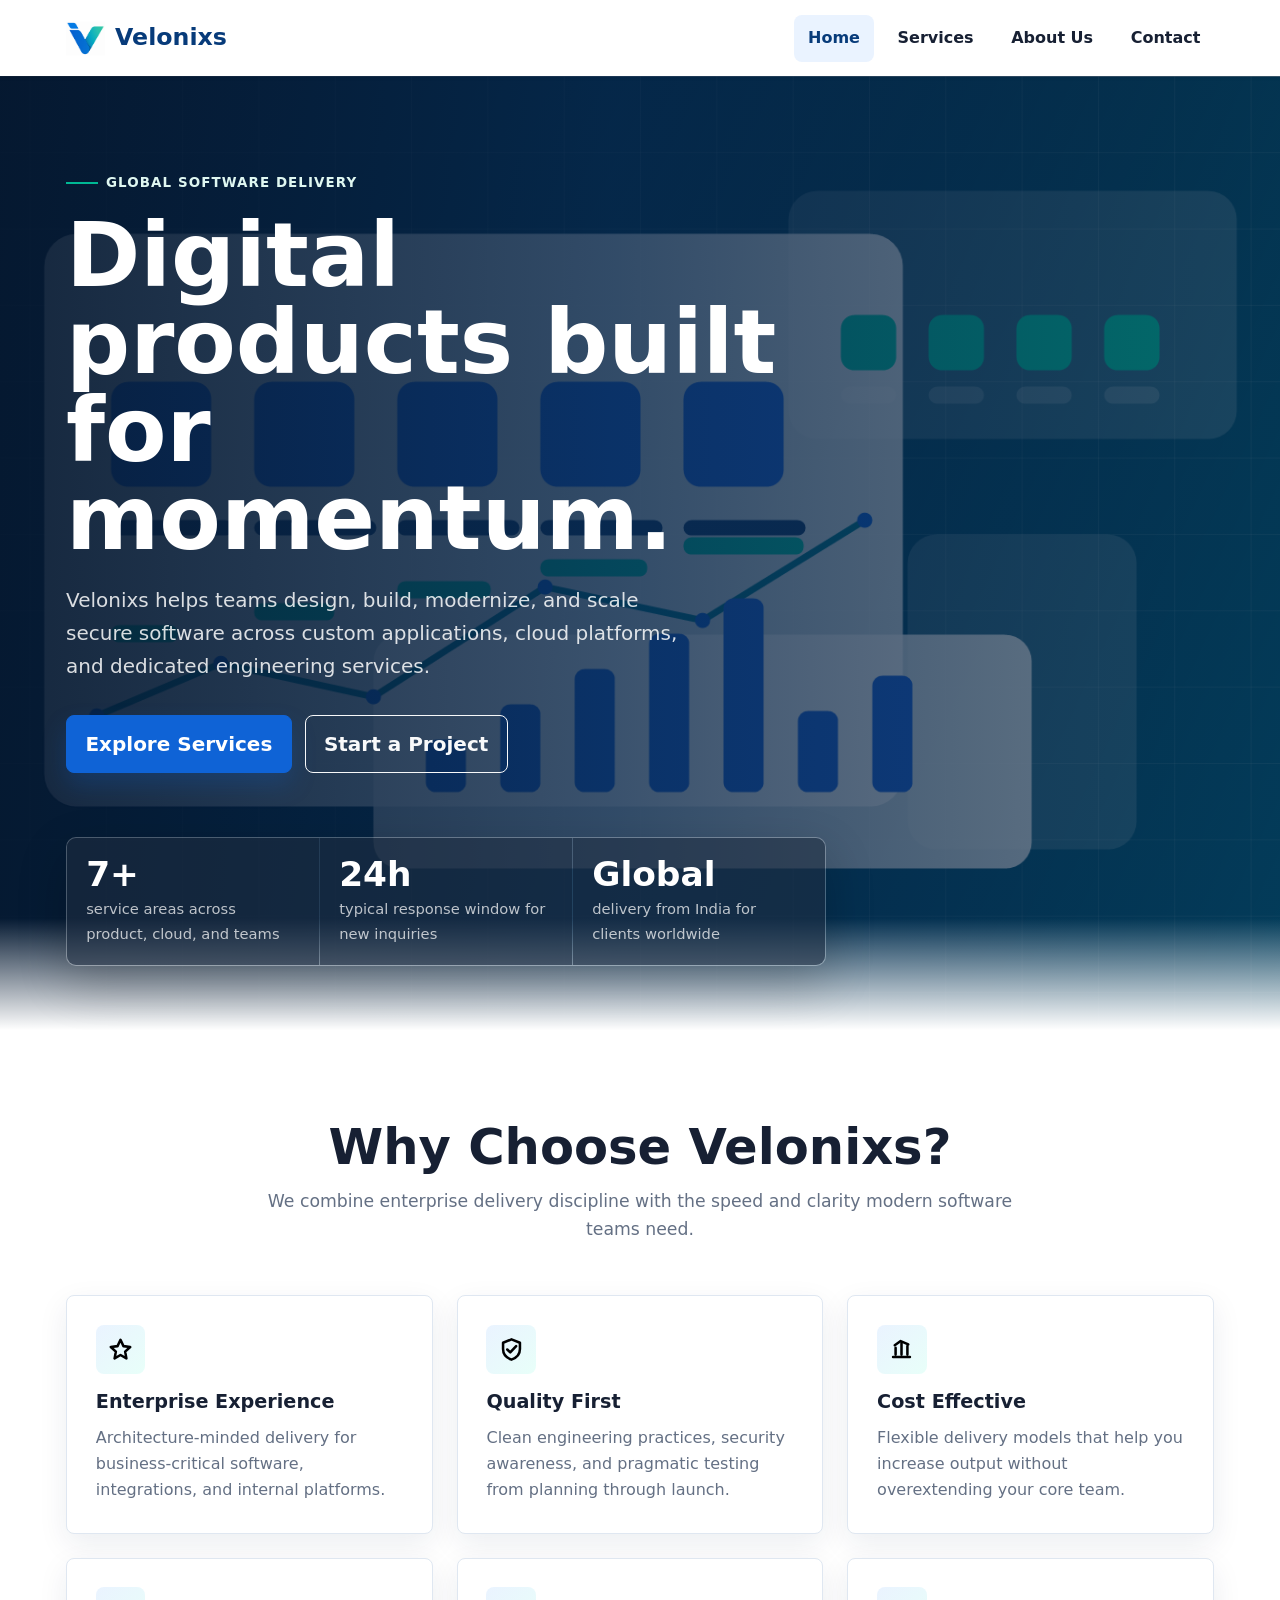
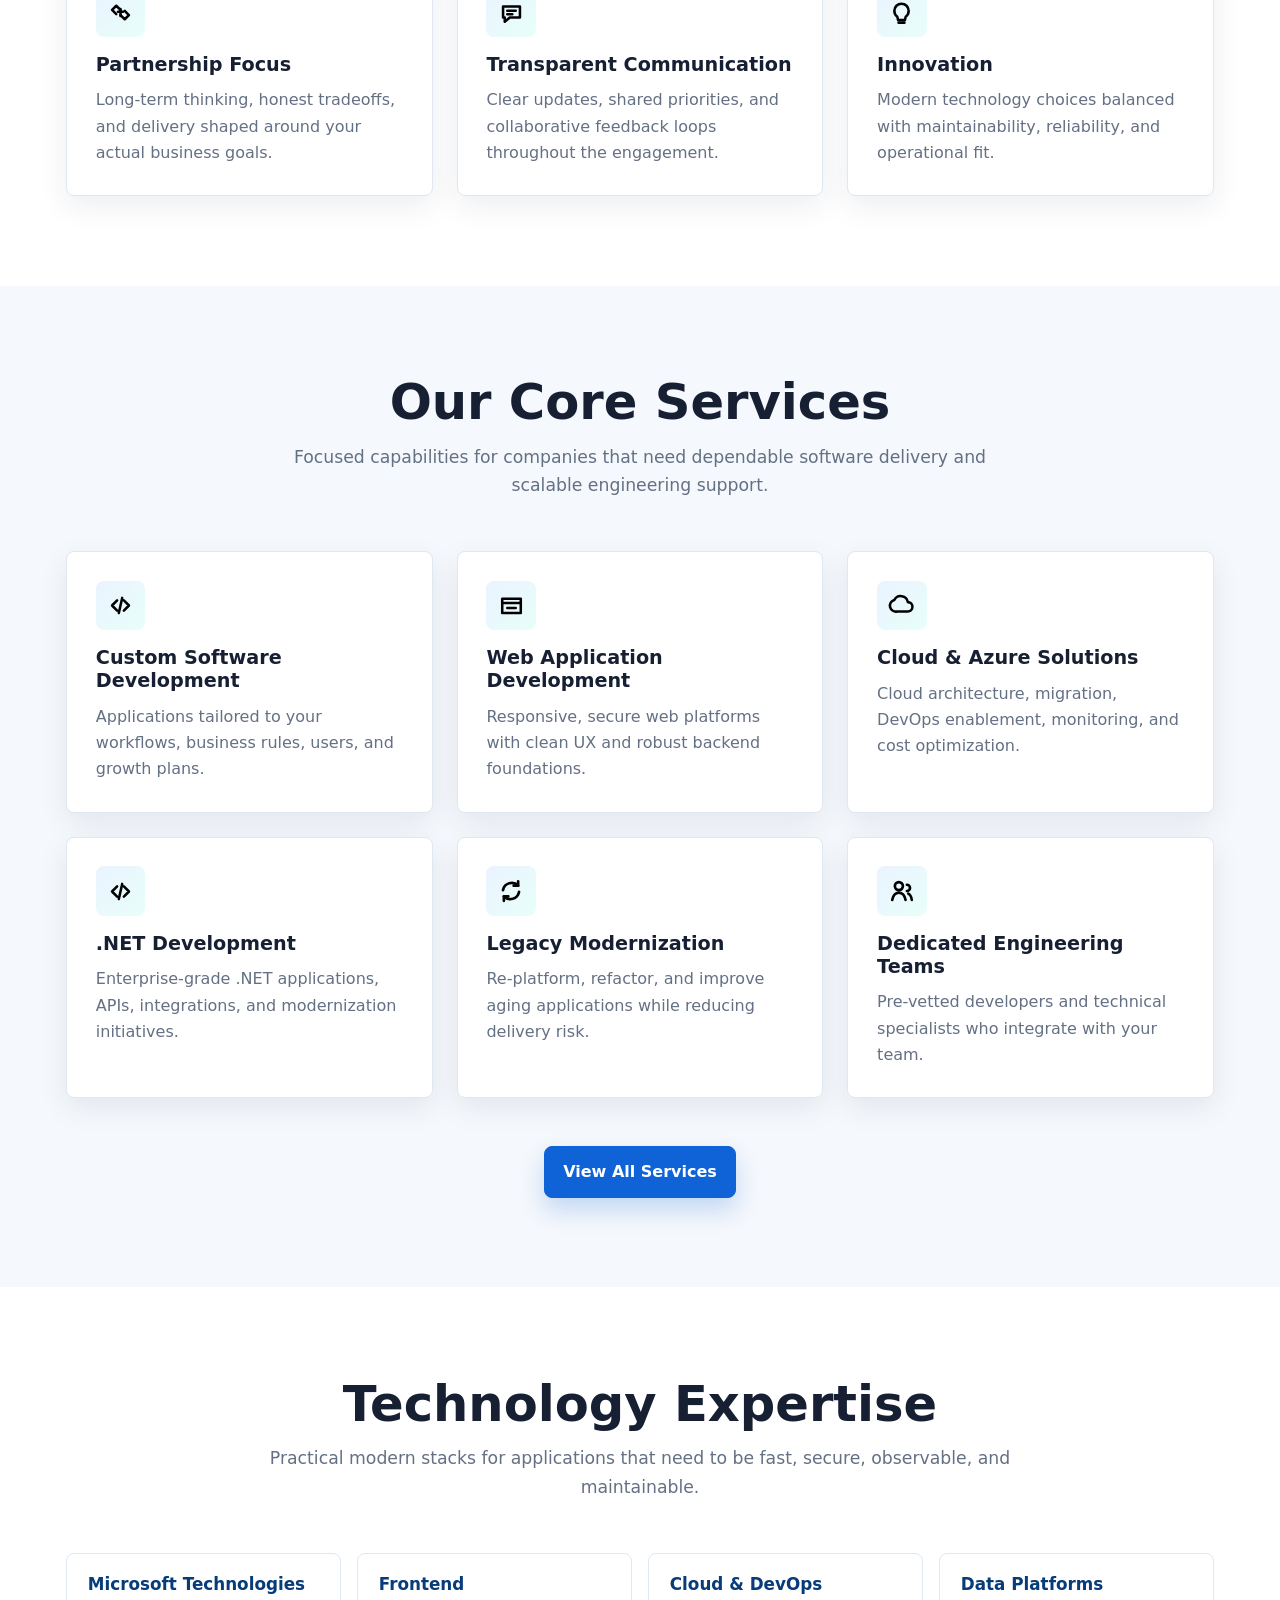
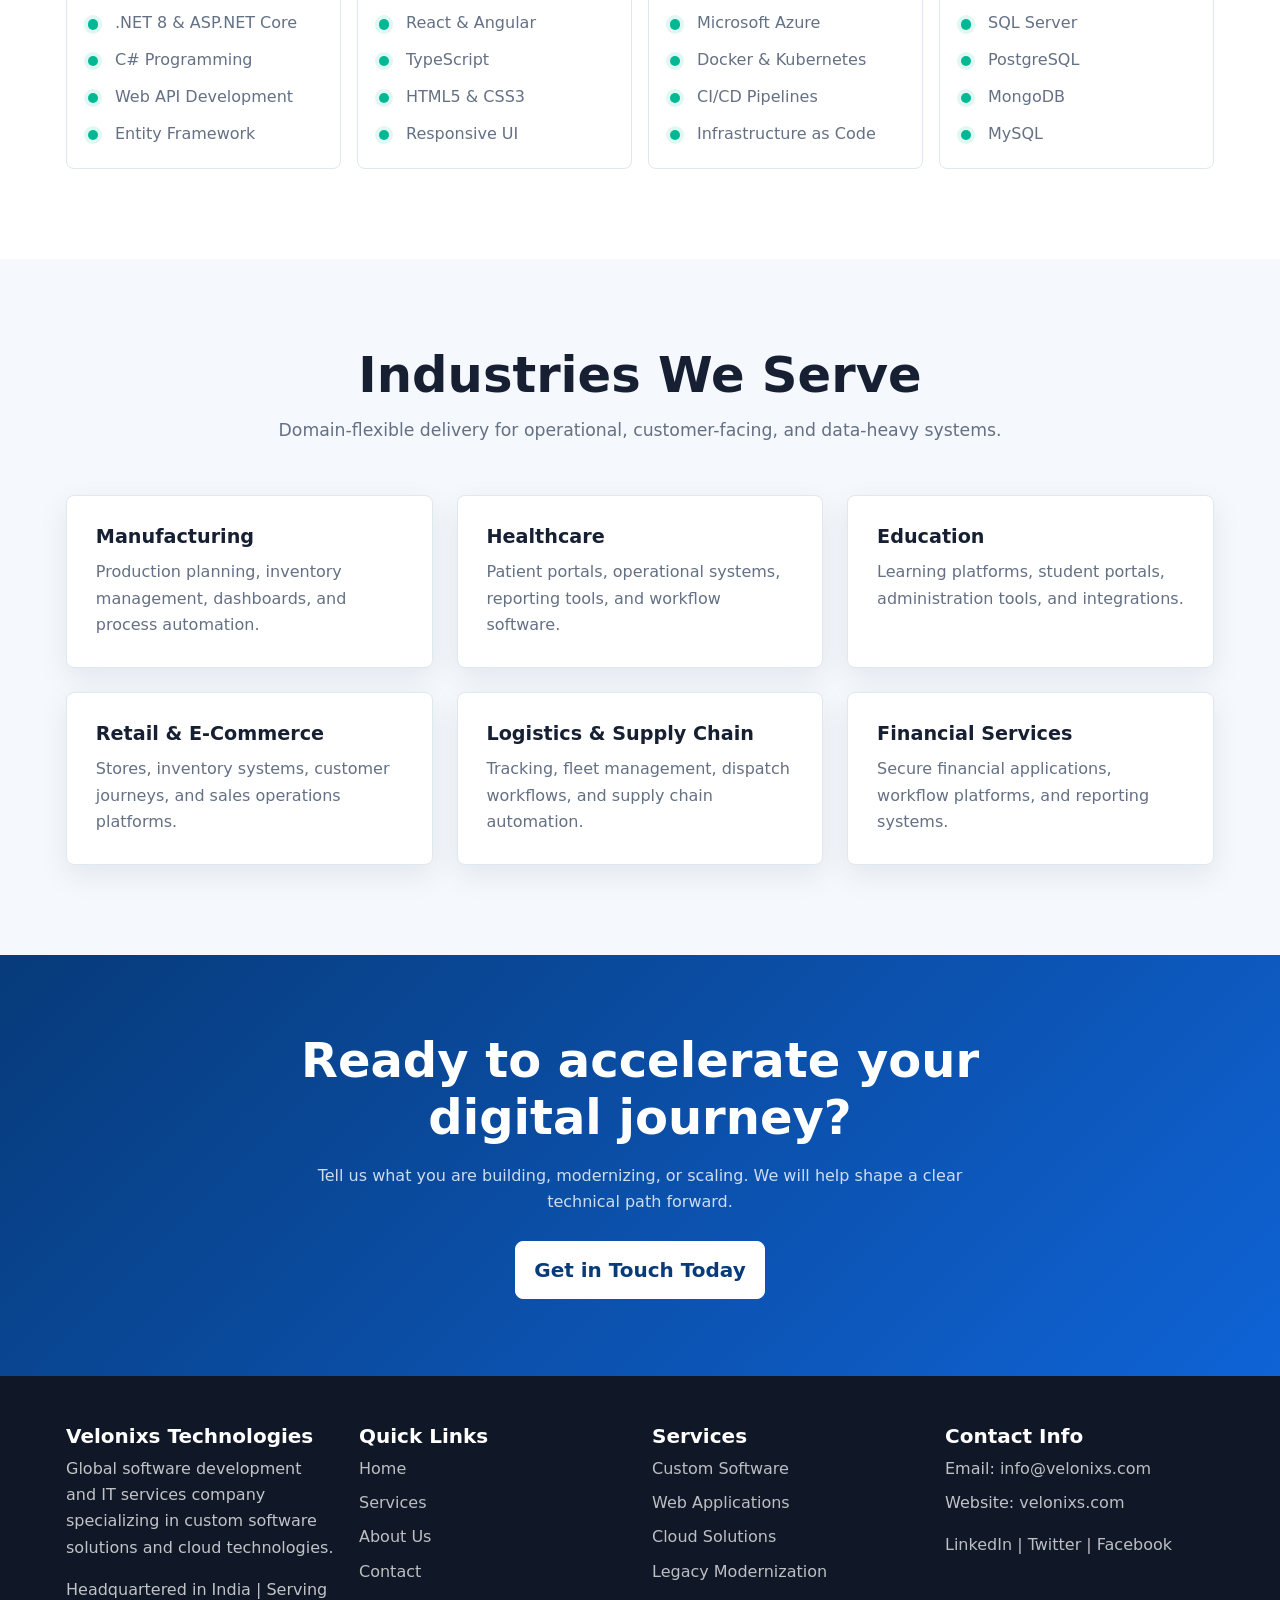
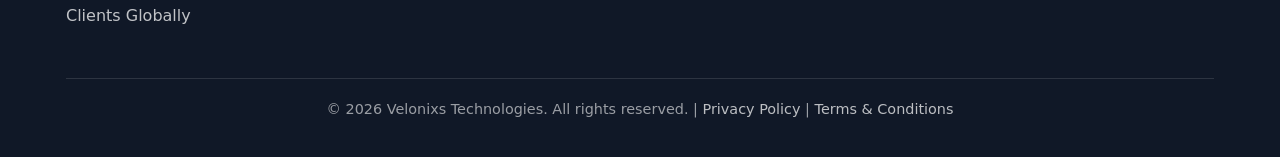
<file: index.html>
<!DOCTYPE html>
<html lang="en">
<head>
  <meta charset="UTF-8">
  <meta name="viewport" content="width=device-width, initial-scale=1.0">
  <title>Velonixs - Software Development & IT Services</title>
  <meta name="description" content="Velonixs Technology builds custom software, cloud platforms, web applications, and dedicated engineering teams for growing businesses.">
  <link href="https://cdn.jsdelivr.net/npm/bootstrap@5.3.0/dist/css/bootstrap.min.css" rel="stylesheet">
  <link rel="icon" href="assets/images/logo-nav.png" type="image/png">
  <link rel="stylesheet" href="assets/css/style.css">
</head>
<body>
  <nav class="navbar navbar-expand-lg navbar-light bg-white sticky-top shadow-sm">
    <div class="container">
      <a class="navbar-brand d-flex align-items-center" href="index.html"><img src="assets/images/logo-nav.png" alt="Velonixs logo" class="brand-logo"><span class="brand-name">Velonixs</span></a>
      <button class="navbar-toggler" type="button" data-bs-toggle="collapse" data-bs-target="#navbarNav" aria-controls="navbarNav" aria-expanded="false" aria-label="Toggle navigation">
        <span class="navbar-toggler-icon"></span>
      </button>
      <div class="collapse navbar-collapse" id="navbarNav">
        <div class="navbar-nav ms-auto">
          <a class="nav-link" href="index.html">Home</a>
          <a class="nav-link" href="services.html">Services</a>
          <a class="nav-link" href="about.html">About Us</a>
          <a class="nav-link" href="contact.html">Contact</a>
        </div>
      </div>
    </div>
  </nav>

  <main>
    <section class="hero">
      <div class="container">
        <div class="hero-content">
          <span class="eyebrow">Global software delivery</span>
          <h1>Digital products built for momentum.</h1>
          <p>Velonixs helps teams design, build, modernize, and scale secure software across custom applications, cloud platforms, and dedicated engineering services.</p>
          <div class="hero-actions">
            <a href="services.html" class="btn btn-primary btn-lg">Explore Services</a>
            <a href="contact.html" class="btn btn-outline-light btn-lg">Start a Project</a>
          </div>
        </div>
        <div class="hero-stats" aria-label="Velonixs delivery highlights">
          <div class="stat">
            <strong>7+</strong>
            <span>service areas across product, cloud, and teams</span>
          </div>
          <div class="stat">
            <strong>24h</strong>
            <span>typical response window for new inquiries</span>
          </div>
          <div class="stat">
            <strong>Global</strong>
            <span>delivery from India for clients worldwide</span>
          </div>
        </div>
      </div>
    </section>

    <section class="section">
      <div class="container">
        <div class="section-heading">
          <h2>Why Choose Velonixs?</h2>
          <p>We combine enterprise delivery discipline with the speed and clarity modern software teams need.</p>
        </div>
        <div class="row g-4">
          <div class="col-md-6 col-lg-4">
            <article class="feature-card">
              <span class="icon-box icon-excellence" aria-hidden="true"></span>
              <h3>Enterprise Experience</h3>
              <p>Architecture-minded delivery for business-critical software, integrations, and internal platforms.</p>
            </article>
          </div>
          <div class="col-md-6 col-lg-4">
            <article class="feature-card">
              <span class="icon-box icon-quality" aria-hidden="true"></span>
              <h3>Quality First</h3>
              <p>Clean engineering practices, security awareness, and pragmatic testing from planning through launch.</p>
            </article>
          </div>
          <div class="col-md-6 col-lg-4">
            <article class="feature-card">
              <span class="icon-box icon-value" aria-hidden="true"></span>
              <h3>Cost Effective</h3>
              <p>Flexible delivery models that help you increase output without overextending your core team.</p>
            </article>
          </div>
          <div class="col-md-6 col-lg-4">
            <article class="feature-card">
              <span class="icon-box icon-partnership" aria-hidden="true"></span>
              <h3>Partnership Focus</h3>
              <p>Long-term thinking, honest tradeoffs, and delivery shaped around your actual business goals.</p>
            </article>
          </div>
          <div class="col-md-6 col-lg-4">
            <article class="feature-card">
              <span class="icon-box icon-communication" aria-hidden="true"></span>
              <h3>Transparent Communication</h3>
              <p>Clear updates, shared priorities, and collaborative feedback loops throughout the engagement.</p>
            </article>
          </div>
          <div class="col-md-6 col-lg-4">
            <article class="feature-card">
              <span class="icon-box icon-innovation" aria-hidden="true"></span>
              <h3>Innovation</h3>
              <p>Modern technology choices balanced with maintainability, reliability, and operational fit.</p>
            </article>
          </div>
        </div>
      </div>
    </section>

    <section class="section section-alt">
      <div class="container">
        <div class="section-heading">
          <h2>Our Core Services</h2>
          <p>Focused capabilities for companies that need dependable software delivery and scalable engineering support.</p>
        </div>
        <div class="row g-4">
          <div class="col-md-6 col-xl-4">
            <article class="service-card">
              <span class="icon-box icon-code" aria-hidden="true"></span>
              <h3>Custom Software Development</h3>
              <p>Applications tailored to your workflows, business rules, users, and growth plans.</p>
            </article>
          </div>
          <div class="col-md-6 col-xl-4">
            <article class="service-card">
              <span class="icon-box icon-web" aria-hidden="true"></span>
              <h3>Web Application Development</h3>
              <p>Responsive, secure web platforms with clean UX and robust backend foundations.</p>
            </article>
          </div>
          <div class="col-md-6 col-xl-4">
            <article class="service-card">
              <span class="icon-box icon-cloud" aria-hidden="true"></span>
              <h3>Cloud & Azure Solutions</h3>
              <p>Cloud architecture, migration, DevOps enablement, monitoring, and cost optimization.</p>
            </article>
          </div>
          <div class="col-md-6 col-xl-4">
            <article class="service-card">
              <span class="icon-box icon-dotnet" aria-hidden="true"></span>
              <h3>.NET Development</h3>
              <p>Enterprise-grade .NET applications, APIs, integrations, and modernization initiatives.</p>
            </article>
          </div>
          <div class="col-md-6 col-xl-4">
            <article class="service-card">
              <span class="icon-box icon-modernize" aria-hidden="true"></span>
              <h3>Legacy Modernization</h3>
              <p>Re-platform, refactor, and improve aging applications while reducing delivery risk.</p>
            </article>
          </div>
          <div class="col-md-6 col-xl-4">
            <article class="service-card">
              <span class="icon-box icon-team" aria-hidden="true"></span>
              <h3>Dedicated Engineering Teams</h3>
              <p>Pre-vetted developers and technical specialists who integrate with your team.</p>
            </article>
          </div>
        </div>
        <div class="text-center mt-5">
          <a href="services.html" class="btn btn-primary">View All Services</a>
        </div>
      </div>
    </section>

    <section class="section">
      <div class="container">
        <div class="section-heading">
          <h2>Technology Expertise</h2>
          <p>Practical modern stacks for applications that need to be fast, secure, observable, and maintainable.</p>
        </div>
        <div class="tech-grid">
          <article class="tech-card">
            <h3>Microsoft Technologies</h3>
            <ul class="check-list">
              <li>.NET 8 & ASP.NET Core</li>
              <li>C# Programming</li>
              <li>Web API Development</li>
              <li>Entity Framework</li>
            </ul>
          </article>
          <article class="tech-card">
            <h3>Frontend</h3>
            <ul class="check-list">
              <li>React & Angular</li>
              <li>TypeScript</li>
              <li>HTML5 & CSS3</li>
              <li>Responsive UI</li>
            </ul>
          </article>
          <article class="tech-card">
            <h3>Cloud & DevOps</h3>
            <ul class="check-list">
              <li>Microsoft Azure</li>
              <li>Docker & Kubernetes</li>
              <li>CI/CD Pipelines</li>
              <li>Infrastructure as Code</li>
            </ul>
          </article>
          <article class="tech-card">
            <h3>Data Platforms</h3>
            <ul class="check-list">
              <li>SQL Server</li>
              <li>PostgreSQL</li>
              <li>MongoDB</li>
              <li>MySQL</li>
            </ul>
          </article>
        </div>
      </div>
    </section>

    <section class="section section-alt">
      <div class="container">
        <div class="section-heading">
          <h2>Industries We Serve</h2>
          <p>Domain-flexible delivery for operational, customer-facing, and data-heavy systems.</p>
        </div>
        <div class="row g-4">
          <div class="col-md-6 col-lg-4">
            <article class="value-card">
              <h3>Manufacturing</h3>
              <p>Production planning, inventory management, dashboards, and process automation.</p>
            </article>
          </div>
          <div class="col-md-6 col-lg-4">
            <article class="value-card">
              <h3>Healthcare</h3>
              <p>Patient portals, operational systems, reporting tools, and workflow software.</p>
            </article>
          </div>
          <div class="col-md-6 col-lg-4">
            <article class="value-card">
              <h3>Education</h3>
              <p>Learning platforms, student portals, administration tools, and integrations.</p>
            </article>
          </div>
          <div class="col-md-6 col-lg-4">
            <article class="value-card">
              <h3>Retail & E-Commerce</h3>
              <p>Stores, inventory systems, customer journeys, and sales operations platforms.</p>
            </article>
          </div>
          <div class="col-md-6 col-lg-4">
            <article class="value-card">
              <h3>Logistics & Supply Chain</h3>
              <p>Tracking, fleet management, dispatch workflows, and supply chain automation.</p>
            </article>
          </div>
          <div class="col-md-6 col-lg-4">
            <article class="value-card">
              <h3>Financial Services</h3>
              <p>Secure financial applications, workflow platforms, and reporting systems.</p>
            </article>
          </div>
        </div>
      </div>
    </section>

    <section class="cta-band">
      <div class="container">
        <h2>Ready to accelerate your digital journey?</h2>
        <p>Tell us what you are building, modernizing, or scaling. We will help shape a clear technical path forward.</p>
        <a href="contact.html" class="btn btn-light btn-lg">Get in Touch Today</a>
      </div>
    </section>
  </main>

  <footer class="footer">
    <div class="container">
      <div class="row g-4">
        <div class="col-md-6 col-lg-3">
          <h5>Velonixs Technologies</h5>
          <p>Global software development and IT services company specializing in custom software solutions and cloud technologies.</p>
          <p>Headquartered in India | Serving Clients Globally</p>
        </div>
        <div class="col-md-6 col-lg-3">
          <h5>Quick Links</h5>
          <ul class="list-unstyled">
            <li class="mb-2"><a href="index.html">Home</a></li>
            <li class="mb-2"><a href="services.html">Services</a></li>
            <li class="mb-2"><a href="about.html">About Us</a></li>
            <li class="mb-2"><a href="contact.html">Contact</a></li>
          </ul>
        </div>
        <div class="col-md-6 col-lg-3">
          <h5>Services</h5>
          <ul class="list-unstyled">
            <li class="mb-2"><a href="services.html#custom-software">Custom Software</a></li>
            <li class="mb-2"><a href="services.html#web-apps">Web Applications</a></li>
            <li class="mb-2"><a href="services.html#cloud">Cloud Solutions</a></li>
            <li class="mb-2"><a href="services.html#legacy">Legacy Modernization</a></li>
          </ul>
        </div>
        <div class="col-md-6 col-lg-3">
          <h5>Contact Info</h5>
          <ul class="list-unstyled">
            <li class="mb-2">Email: <a href="mailto:info@velonixs.com">info@velonixs.com</a></li>
            <li class="mb-2">Website: <a href="https://velonixs.com">velonixs.com</a></li>
            <li class="mt-3"><a href="https://www.linkedin.com/company/velonixs-technologies/" target="_blank" rel="noopener noreferrer">LinkedIn</a> | <a href="#">Twitter</a> | <a href="#">Facebook</a></li>
          </ul>
        </div>
      </div>
      <div class="footer-bottom">
        <p>&copy; 2026 Velonixs Technologies. All rights reserved. | <a href="privacy-policy.html">Privacy Policy</a> | <a href="terms-conditions.html">Terms &amp; Conditions</a></p>
      </div>
    </div>
  </footer>

  <script src="https://cdn.jsdelivr.net/npm/bootstrap@5.3.0/dist/js/bootstrap.bundle.min.js"></script>
  <script src="assets/js/main.js"></script>
</body>
</html>
</file>
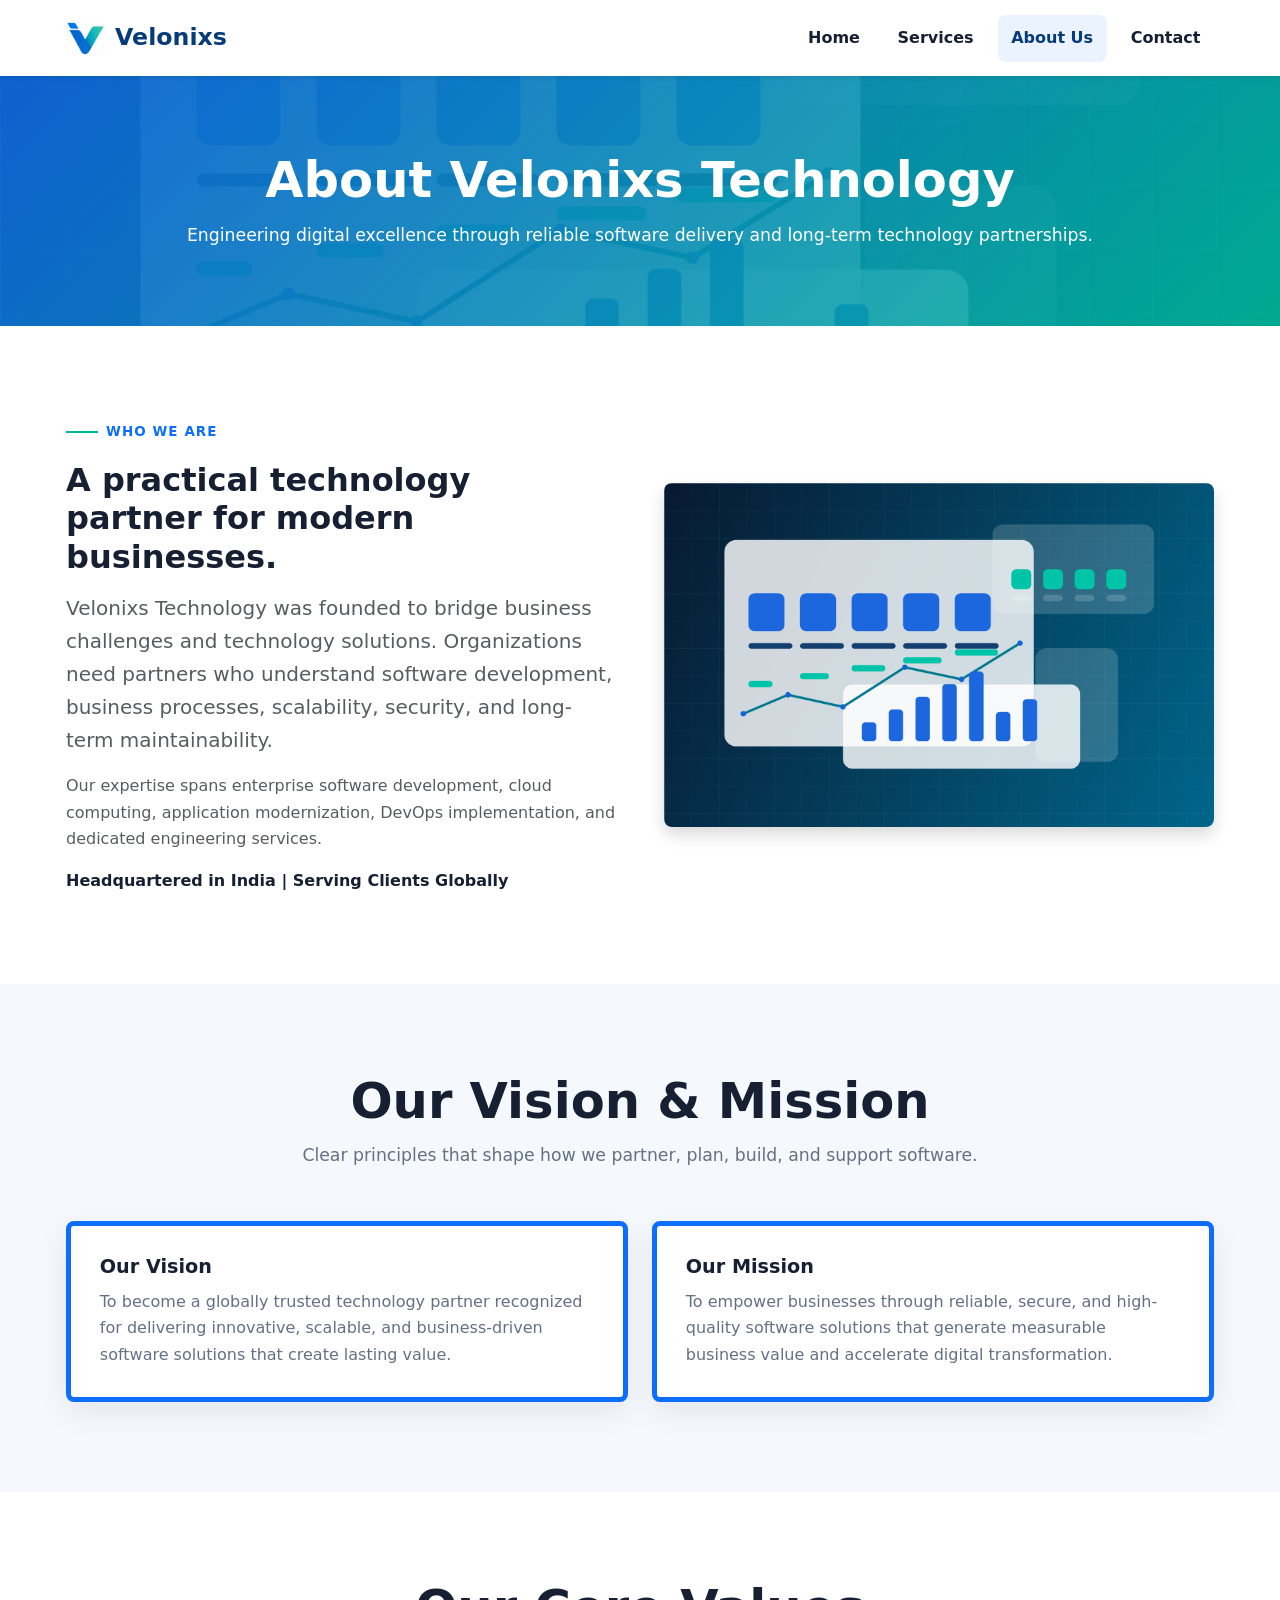
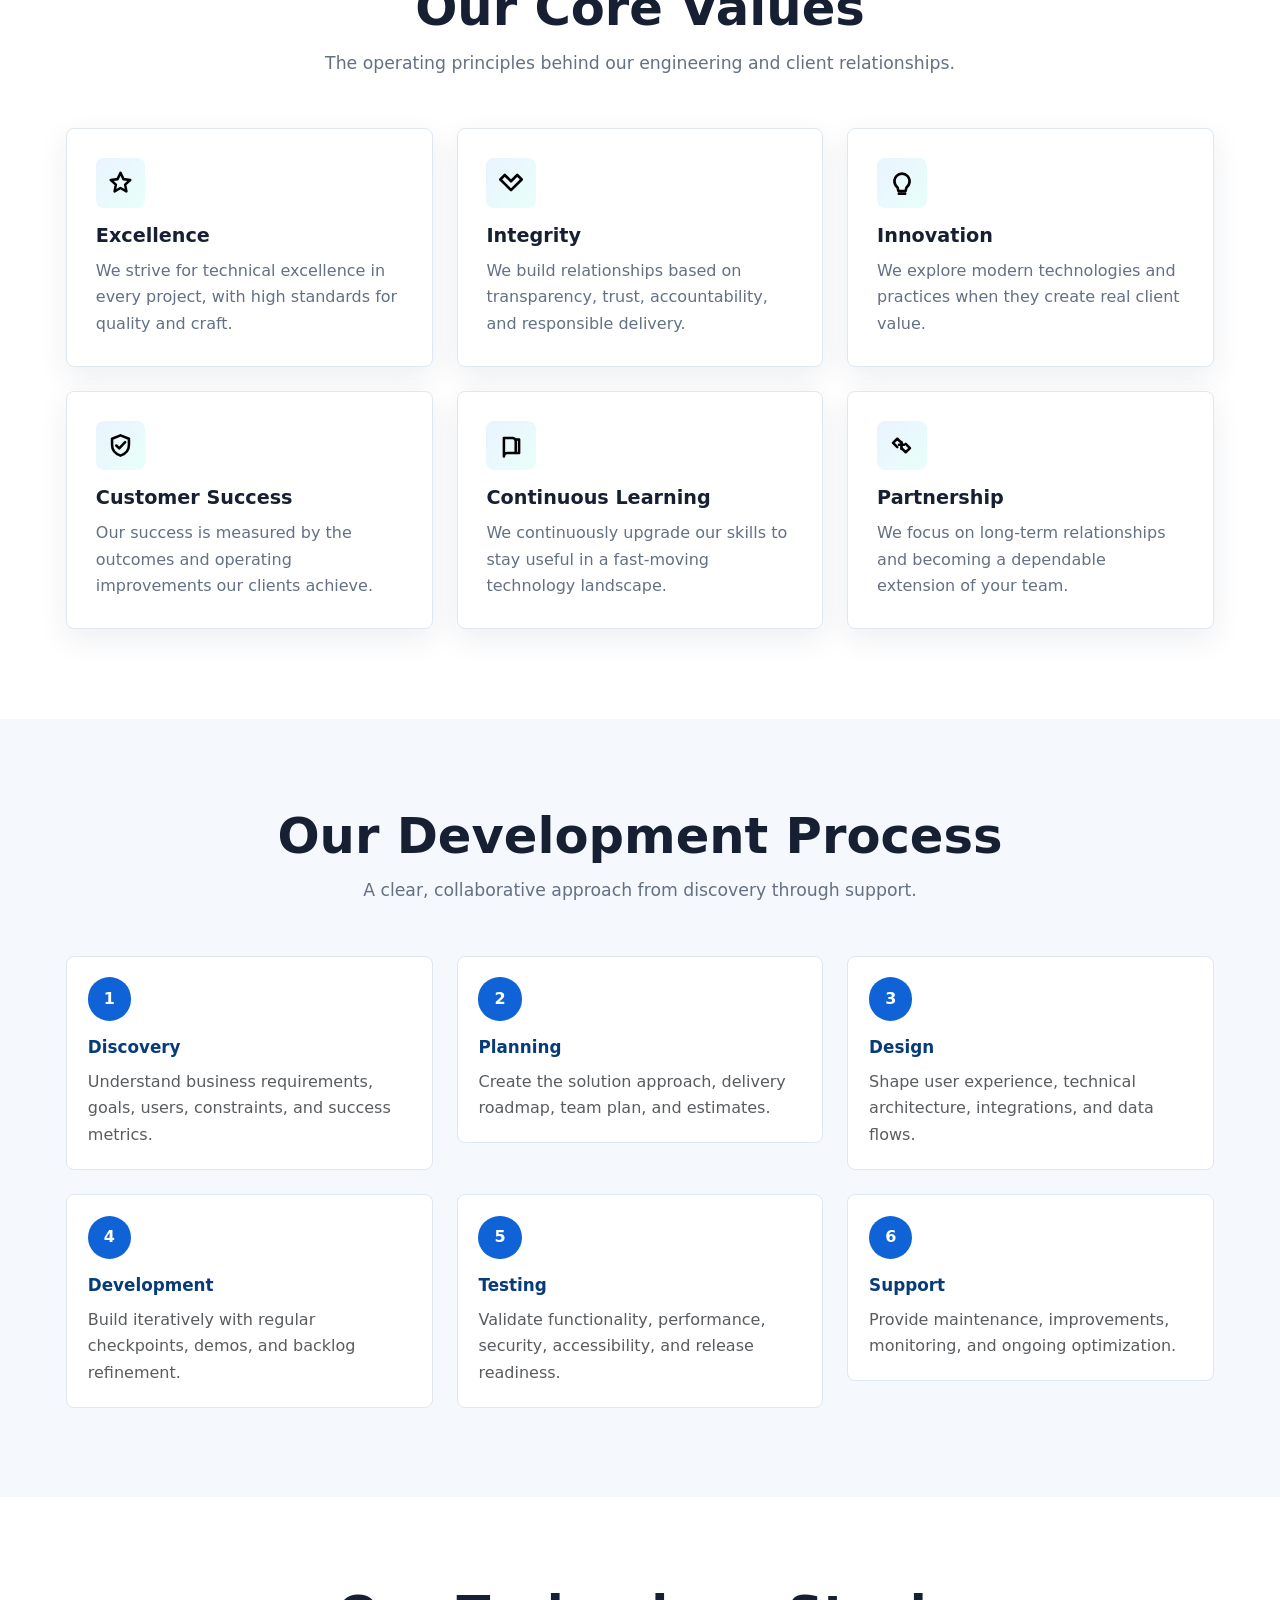
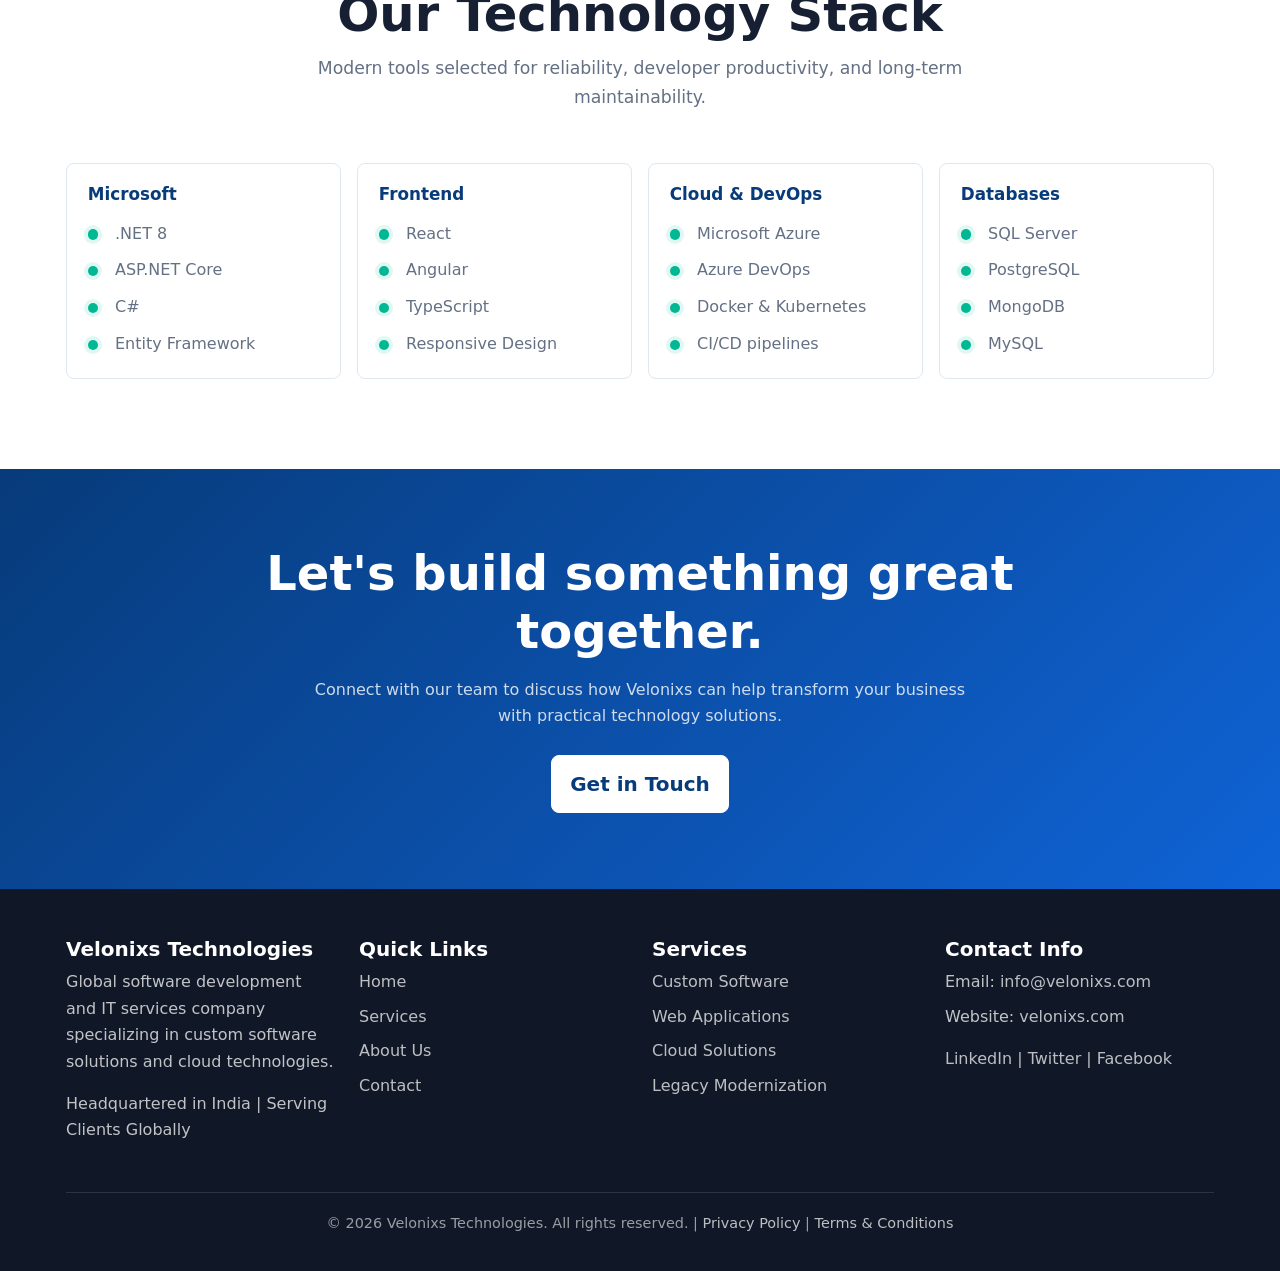
<file: about.html>
<!DOCTYPE html>
<html lang="en">
<head>
  <meta charset="UTF-8">
  <meta name="viewport" content="width=device-width, initial-scale=1.0">
  <title>About Us - Velonixs Technology</title>
  <meta name="description" content="Learn about Velonixs Technology, our mission, values, development process, and technology expertise.">
  <link href="https://cdn.jsdelivr.net/npm/bootstrap@5.3.0/dist/css/bootstrap.min.css" rel="stylesheet">
  <link rel="icon" href="assets/images/logo-nav.png" type="image/png">
  <link rel="stylesheet" href="assets/css/style.css">
</head>
<body>
  <nav class="navbar navbar-expand-lg navbar-light bg-white sticky-top shadow-sm">
    <div class="container">
      <a class="navbar-brand d-flex align-items-center" href="index.html"><img src="assets/images/logo-nav.png" alt="Velonixs logo" class="brand-logo"><span class="brand-name">Velonixs</span></a>
      <button class="navbar-toggler" type="button" data-bs-toggle="collapse" data-bs-target="#navbarNav" aria-controls="navbarNav" aria-expanded="false" aria-label="Toggle navigation">
        <span class="navbar-toggler-icon"></span>
      </button>
      <div class="collapse navbar-collapse" id="navbarNav">
        <div class="navbar-nav ms-auto">
          <a class="nav-link" href="index.html">Home</a>
          <a class="nav-link" href="services.html">Services</a>
          <a class="nav-link" href="about.html">About Us</a>
          <a class="nav-link" href="contact.html">Contact</a>
        </div>
      </div>
    </div>
  </nav>

  <main>
    <section class="page-hero">
      <div class="container">
        <h1>About Velonixs Technology</h1>
        <p>Engineering digital excellence through reliable software delivery and long-term technology partnerships.</p>
      </div>
    </section>

    <section class="section">
      <div class="container">
        <div class="row g-5 align-items-center">
          <div class="col-lg-6">
            <span class="eyebrow text-primary">Who we are</span>
            <h2 class="fw-bold mb-3">A practical technology partner for modern businesses.</h2>
            <p class="lead text-muted">Velonixs Technology was founded to bridge business challenges and technology solutions. Organizations need partners who understand software development, business processes, scalability, security, and long-term maintainability.</p>
            <p class="text-muted">Our expertise spans enterprise software development, cloud computing, application modernization, DevOps implementation, and dedicated engineering services.</p>
            <p class="fw-bold mb-0">Headquartered in India | Serving Clients Globally</p>
          </div>
          <div class="col-lg-6">
            <img src="assets/img/hero-dashboard.png" alt="Velonixs software delivery dashboard" class="rounded-3 shadow">
          </div>
        </div>
      </div>
    </section>

    <section class="section section-alt">
      <div class="container">
        <div class="section-heading">
          <h2>Our Vision & Mission</h2>
          <p>Clear principles that shape how we partner, plan, build, and support software.</p>
        </div>
        <div class="row g-4">
          <div class="col-md-6">
            <article class="value-card border-start border-primary border-5">
              <h3>Our Vision</h3>
              <p>To become a globally trusted technology partner recognized for delivering innovative, scalable, and business-driven software solutions that create lasting value.</p>
            </article>
          </div>
          <div class="col-md-6">
            <article class="value-card border-start border-primary border-5">
              <h3>Our Mission</h3>
              <p>To empower businesses through reliable, secure, and high-quality software solutions that generate measurable business value and accelerate digital transformation.</p>
            </article>
          </div>
        </div>
      </div>
    </section>

    <section class="section">
      <div class="container">
        <div class="section-heading">
          <h2>Our Core Values</h2>
          <p>The operating principles behind our engineering and client relationships.</p>
        </div>
        <div class="row g-4">
          <div class="col-md-6 col-lg-4">
            <article class="feature-card">
              <span class="icon-box icon-excellence" aria-hidden="true"></span>
              <h3>Excellence</h3>
              <p>We strive for technical excellence in every project, with high standards for quality and craft.</p>
            </article>
          </div>
          <div class="col-md-6 col-lg-4">
            <article class="feature-card">
              <span class="icon-box icon-trust" aria-hidden="true"></span>
              <h3>Integrity</h3>
              <p>We build relationships based on transparency, trust, accountability, and responsible delivery.</p>
            </article>
          </div>
          <div class="col-md-6 col-lg-4">
            <article class="feature-card">
              <span class="icon-box icon-innovation" aria-hidden="true"></span>
              <h3>Innovation</h3>
              <p>We explore modern technologies and practices when they create real client value.</p>
            </article>
          </div>
          <div class="col-md-6 col-lg-4">
            <article class="feature-card">
              <span class="icon-box icon-quality" aria-hidden="true"></span>
              <h3>Customer Success</h3>
              <p>Our success is measured by the outcomes and operating improvements our clients achieve.</p>
            </article>
          </div>
          <div class="col-md-6 col-lg-4">
            <article class="feature-card">
              <span class="icon-box icon-learning" aria-hidden="true"></span>
              <h3>Continuous Learning</h3>
              <p>We continuously upgrade our skills to stay useful in a fast-moving technology landscape.</p>
            </article>
          </div>
          <div class="col-md-6 col-lg-4">
            <article class="feature-card">
              <span class="icon-box icon-partnership" aria-hidden="true"></span>
              <h3>Partnership</h3>
              <p>We focus on long-term relationships and becoming a dependable extension of your team.</p>
            </article>
          </div>
        </div>
      </div>
    </section>

    <section class="section section-alt">
      <div class="container">
        <div class="section-heading">
          <h2>Our Development Process</h2>
          <p>A clear, collaborative approach from discovery through support.</p>
        </div>
        <div class="row g-4">
          <div class="col-md-6 col-lg-4">
            <article class="process-step">
              <span class="step-number">1</span>
              <h3>Discovery</h3>
              <p class="text-muted mb-0">Understand business requirements, goals, users, constraints, and success metrics.</p>
            </article>
          </div>
          <div class="col-md-6 col-lg-4">
            <article class="process-step">
              <span class="step-number">2</span>
              <h3>Planning</h3>
              <p class="text-muted mb-0">Create the solution approach, delivery roadmap, team plan, and estimates.</p>
            </article>
          </div>
          <div class="col-md-6 col-lg-4">
            <article class="process-step">
              <span class="step-number">3</span>
              <h3>Design</h3>
              <p class="text-muted mb-0">Shape user experience, technical architecture, integrations, and data flows.</p>
            </article>
          </div>
          <div class="col-md-6 col-lg-4">
            <article class="process-step">
              <span class="step-number">4</span>
              <h3>Development</h3>
              <p class="text-muted mb-0">Build iteratively with regular checkpoints, demos, and backlog refinement.</p>
            </article>
          </div>
          <div class="col-md-6 col-lg-4">
            <article class="process-step">
              <span class="step-number">5</span>
              <h3>Testing</h3>
              <p class="text-muted mb-0">Validate functionality, performance, security, accessibility, and release readiness.</p>
            </article>
          </div>
          <div class="col-md-6 col-lg-4">
            <article class="process-step">
              <span class="step-number">6</span>
              <h3>Support</h3>
              <p class="text-muted mb-0">Provide maintenance, improvements, monitoring, and ongoing optimization.</p>
            </article>
          </div>
        </div>
      </div>
    </section>

    <section class="section">
      <div class="container">
        <div class="section-heading">
          <h2>Our Technology Stack</h2>
          <p>Modern tools selected for reliability, developer productivity, and long-term maintainability.</p>
        </div>
        <div class="tech-grid">
          <article class="tech-card">
            <h3>Microsoft</h3>
            <ul class="check-list">
              <li>.NET 8</li>
              <li>ASP.NET Core</li>
              <li>C#</li>
              <li>Entity Framework</li>
            </ul>
          </article>
          <article class="tech-card">
            <h3>Frontend</h3>
            <ul class="check-list">
              <li>React</li>
              <li>Angular</li>
              <li>TypeScript</li>
              <li>Responsive Design</li>
            </ul>
          </article>
          <article class="tech-card">
            <h3>Cloud & DevOps</h3>
            <ul class="check-list">
              <li>Microsoft Azure</li>
              <li>Azure DevOps</li>
              <li>Docker & Kubernetes</li>
              <li>CI/CD pipelines</li>
            </ul>
          </article>
          <article class="tech-card">
            <h3>Databases</h3>
            <ul class="check-list">
              <li>SQL Server</li>
              <li>PostgreSQL</li>
              <li>MongoDB</li>
              <li>MySQL</li>
            </ul>
          </article>
        </div>
      </div>
    </section>

    <section class="cta-band">
      <div class="container">
        <h2>Let's build something great together.</h2>
        <p>Connect with our team to discuss how Velonixs can help transform your business with practical technology solutions.</p>
        <a href="contact.html" class="btn btn-light btn-lg">Get in Touch</a>
      </div>
    </section>
  </main>

  <footer class="footer">
    <div class="container">
      <div class="row g-4">
        <div class="col-md-6 col-lg-3">
          <h5>Velonixs Technologies</h5>
          <p>Global software development and IT services company specializing in custom software solutions and cloud technologies.</p>
          <p>Headquartered in India | Serving Clients Globally</p>
        </div>
        <div class="col-md-6 col-lg-3">
          <h5>Quick Links</h5>
          <ul class="list-unstyled">
            <li class="mb-2"><a href="index.html">Home</a></li>
            <li class="mb-2"><a href="services.html">Services</a></li>
            <li class="mb-2"><a href="about.html">About Us</a></li>
            <li class="mb-2"><a href="contact.html">Contact</a></li>
          </ul>
        </div>
        <div class="col-md-6 col-lg-3">
          <h5>Services</h5>
          <ul class="list-unstyled">
            <li class="mb-2"><a href="services.html#custom-software">Custom Software</a></li>
            <li class="mb-2"><a href="services.html#web-apps">Web Applications</a></li>
            <li class="mb-2"><a href="services.html#cloud">Cloud Solutions</a></li>
            <li class="mb-2"><a href="services.html#legacy">Legacy Modernization</a></li>
          </ul>
        </div>
        <div class="col-md-6 col-lg-3">
          <h5>Contact Info</h5>
          <ul class="list-unstyled">
            <li class="mb-2">Email: <a href="mailto:info@velonixs.com">info@velonixs.com</a></li>
            <li class="mb-2">Website: <a href="https://velonixs.com">velonixs.com</a></li>
            <li class="mt-3"><a href="https://www.linkedin.com/company/velonixs-technologies/" target="_blank" rel="noopener noreferrer">LinkedIn</a> | <a href="#">Twitter</a> | <a href="#">Facebook</a></li>
          </ul>
        </div>
      </div>
      <div class="footer-bottom">
        <p>&copy; 2026 Velonixs Technologies. All rights reserved. | <a href="privacy-policy.html">Privacy Policy</a> | <a href="terms-conditions.html">Terms &amp; Conditions</a></p>
      </div>
    </div>
  </footer>

  <script src="https://cdn.jsdelivr.net/npm/bootstrap@5.3.0/dist/js/bootstrap.bundle.min.js"></script>
  <script src="assets/js/main.js"></script>
</body>
</html>
</file>
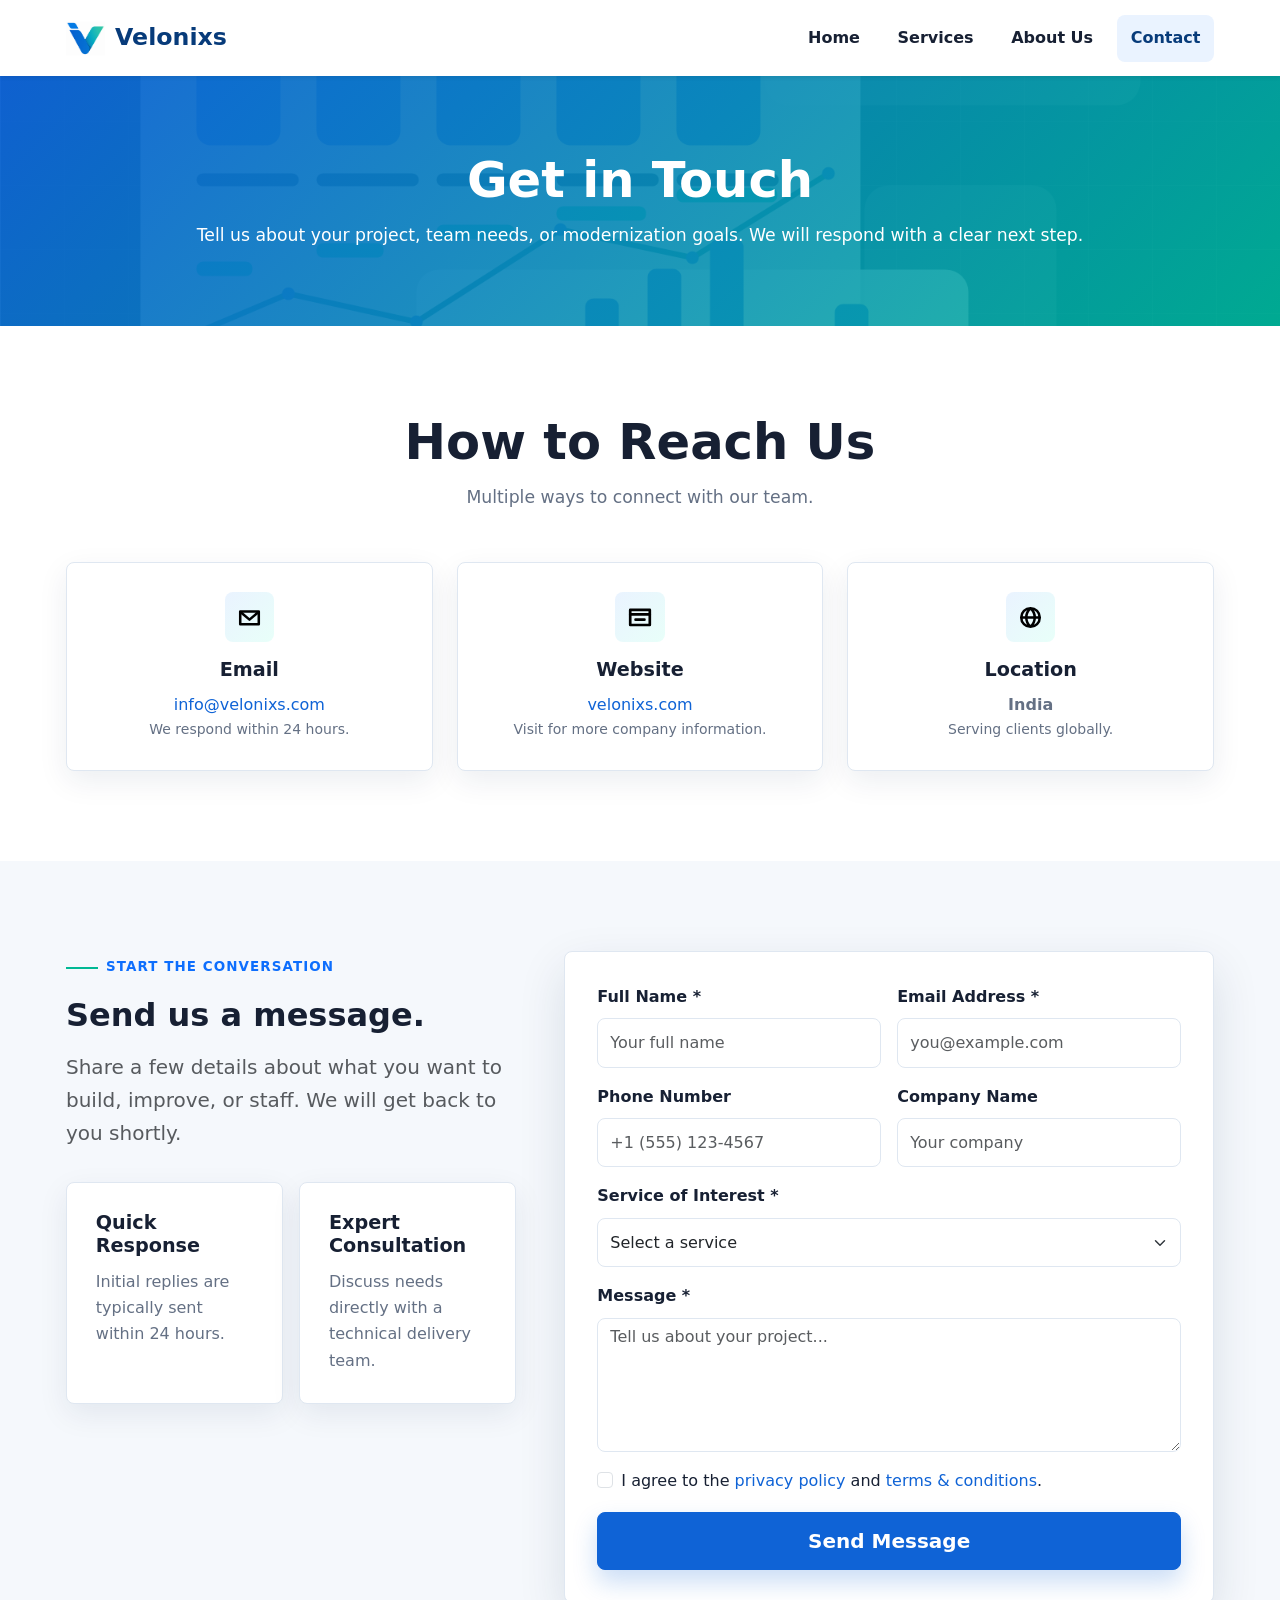
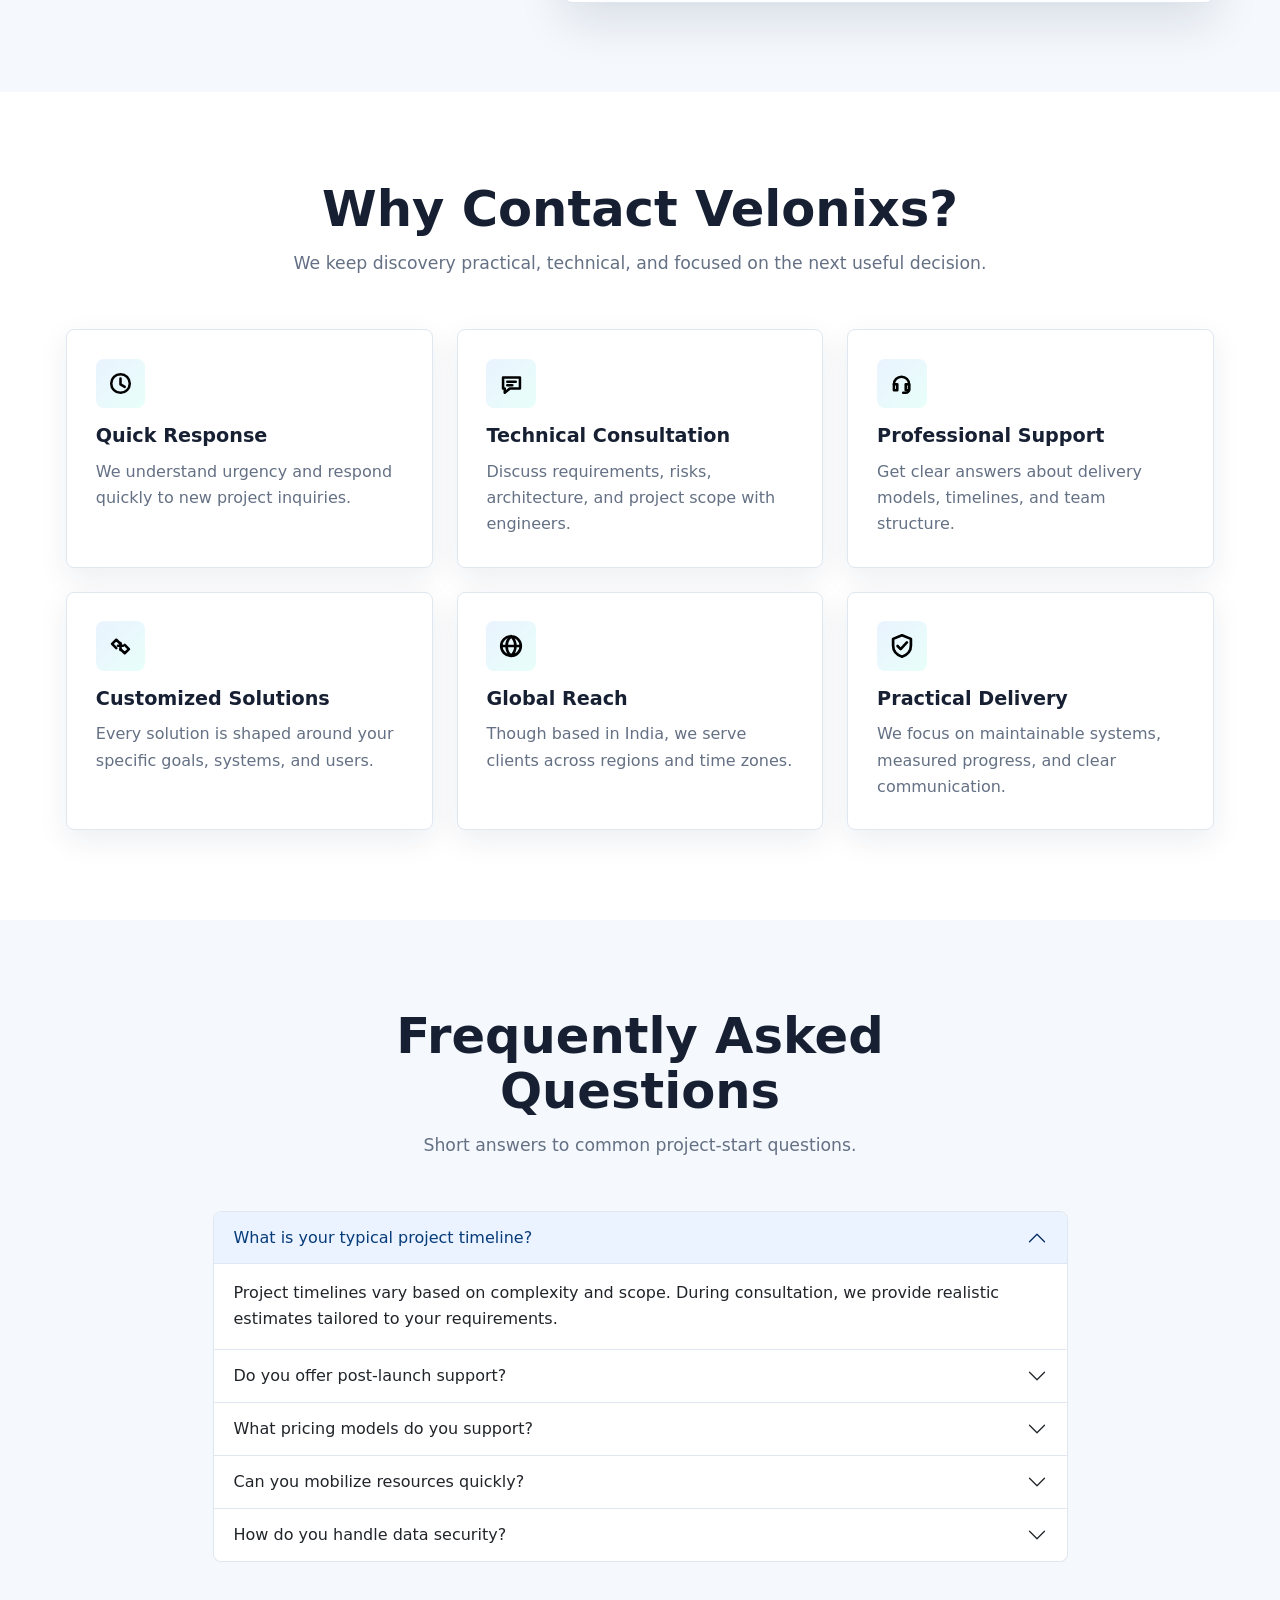
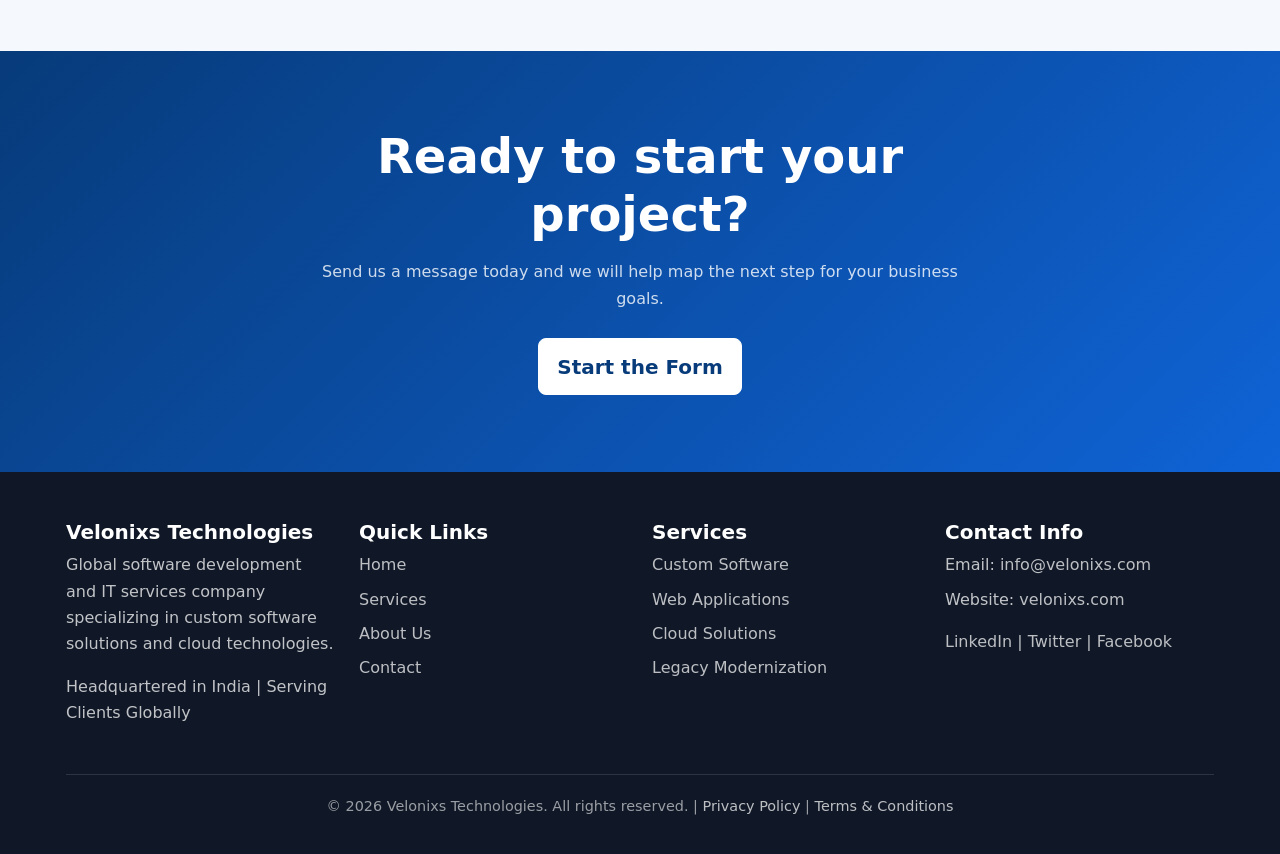
<file: contact.html>
<!DOCTYPE html>
<html lang="en">
<head>
  <meta charset="UTF-8">
  <meta name="viewport" content="width=device-width, initial-scale=1.0">
  <title>Contact Us - Velonixs Technology</title>
  <meta name="description" content="Contact Velonixs Technology to discuss your software development, cloud, modernization, or dedicated engineering team needs.">
  <link href="https://cdn.jsdelivr.net/npm/bootstrap@5.3.0/dist/css/bootstrap.min.css" rel="stylesheet">
  <link rel="icon" href="assets/images/logo-nav.png" type="image/png">
  <link rel="stylesheet" href="assets/css/style.css">
</head>
<body>
  <nav class="navbar navbar-expand-lg navbar-light bg-white sticky-top shadow-sm">
    <div class="container">
      <a class="navbar-brand d-flex align-items-center" href="index.html"><img src="assets/images/logo-nav.png" alt="Velonixs logo" class="brand-logo"><span class="brand-name">Velonixs</span></a>
      <button class="navbar-toggler" type="button" data-bs-toggle="collapse" data-bs-target="#navbarNav" aria-controls="navbarNav" aria-expanded="false" aria-label="Toggle navigation">
        <span class="navbar-toggler-icon"></span>
      </button>
      <div class="collapse navbar-collapse" id="navbarNav">
        <div class="navbar-nav ms-auto">
          <a class="nav-link" href="index.html">Home</a>
          <a class="nav-link" href="services.html">Services</a>
          <a class="nav-link" href="about.html">About Us</a>
          <a class="nav-link" href="contact.html">Contact</a>
        </div>
      </div>
    </div>
  </nav>

  <main>
    <section class="page-hero">
      <div class="container">
        <h1>Get in Touch</h1>
        <p>Tell us about your project, team needs, or modernization goals. We will respond with a clear next step.</p>
      </div>
    </section>

    <section class="section">
      <div class="container">
        <div class="section-heading">
          <h2>How to Reach Us</h2>
          <p>Multiple ways to connect with our team.</p>
        </div>
        <div class="row g-4 justify-content-center">
          <div class="col-md-4">
            <article class="contact-card text-center">
              <span class="icon-box icon-email" aria-hidden="true"></span>
              <h3>Email</h3>
              <p><a href="mailto:info@velonixs.com">info@velonixs.com</a></p>
              <p class="small">We respond within 24 hours.</p>
            </article>
          </div>
          <div class="col-md-4">
            <article class="contact-card text-center">
              <span class="icon-box icon-web" aria-hidden="true"></span>
              <h3>Website</h3>
              <p><a href="https://velonixs.com">velonixs.com</a></p>
              <p class="small">Visit for more company information.</p>
            </article>
          </div>
          <div class="col-md-4">
            <article class="contact-card text-center">
              <span class="icon-box icon-location" aria-hidden="true"></span>
              <h3>Location</h3>
              <p class="fw-bold">India</p>
              <p class="small">Serving clients globally.</p>
            </article>
          </div>
        </div>
      </div>
    </section>

    <section class="section section-alt">
      <div class="container">
        <div class="row g-5 align-items-start">
          <div class="col-lg-5">
            <span class="eyebrow text-primary">Start the conversation</span>
            <h2 class="fw-bold mb-3">Send us a message.</h2>
            <p class="lead text-muted">Share a few details about what you want to build, improve, or staff. We will get back to you shortly.</p>
            <div class="row g-3 mt-2">
              <div class="col-sm-6">
                <article class="value-card">
                  <h3>Quick Response</h3>
                  <p>Initial replies are typically sent within 24 hours.</p>
                </article>
              </div>
              <div class="col-sm-6">
                <article class="value-card">
                  <h3>Expert Consultation</h3>
                  <p>Discuss needs directly with a technical delivery team.</p>
                </article>
              </div>
            </div>
          </div>
          <div class="col-lg-7">
            <form id="contactForm" class="contact-form needs-validation" action="https://api.web3forms.com/submit" method="POST" novalidate>
              <input type="hidden" name="access_key" value="7d1ef463-2f0f-4b9b-8a73-9875eba8b8da">
              <input type="hidden" name="subject" value="New Velonixs website enquiry">
              <input type="hidden" name="redirect" value="https://velonixs.com/index.html?submitted=true">
              <input type="checkbox" name="botcheck" class="d-none" tabindex="-1" autocomplete="off">
              <div class="row g-3">
                <div class="col-md-6">
                  <label for="name" class="form-label fw-bold">Full Name *</label>
                  <input type="text" class="form-control" id="name" name="name" required placeholder="Your full name">
                  <div class="invalid-feedback">Please enter your name.</div>
                </div>
                <div class="col-md-6">
                  <label for="email" class="form-label fw-bold">Email Address *</label>
                  <input type="email" class="form-control" id="email" name="email" required placeholder="you@example.com">
                  <div class="invalid-feedback">Please enter a valid email.</div>
                </div>
                <div class="col-md-6">
                  <label for="phone" class="form-label fw-bold">Phone Number</label>
                  <input type="tel" class="form-control" id="phone" name="phone" placeholder="+1 (555) 123-4567">
                </div>
                <div class="col-md-6">
                  <label for="company" class="form-label fw-bold">Company Name</label>
                  <input type="text" class="form-control" id="company" name="company" placeholder="Your company">
                </div>
                <div class="col-12">
                  <label for="service" class="form-label fw-bold">Service of Interest *</label>
                  <select class="form-select" id="service" name="service" required>
                    <option value="">Select a service</option>
                    <option value="custom-software">Custom Software Development</option>
                    <option value="web-applications">Web Application Development</option>
                    <option value="dotnet">.NET Development</option>
                    <option value="cloud">Cloud & Azure Solutions</option>
                    <option value="legacy">Legacy Application Modernization</option>
                    <option value="dedicated">Dedicated Developer Hiring</option>
                    <option value="staff-augmentation">IT Staff Augmentation</option>
                    <option value="other">Other</option>
                  </select>
                  <div class="invalid-feedback">Please choose a service.</div>
                </div>
                <div class="col-12">
                  <label for="message" class="form-label fw-bold">Message *</label>
                  <textarea class="form-control" id="message" name="message" rows="5" required placeholder="Tell us about your project..."></textarea>
                  <div class="invalid-feedback">Please share a short message.</div>
                </div>
                <div class="col-12">
                  <div class="form-check">
                    <input type="checkbox" class="form-check-input" id="agree" name="agree" required>
                    <label class="form-check-label" for="agree">I agree to the <a href="privacy-policy.html">privacy policy</a> and <a href="terms-conditions.html">terms &amp; conditions</a>.</label>
                    <div class="invalid-feedback">Please confirm before submitting.</div>
                  </div>
                </div>
                <div class="col-12">
                  <button type="submit" class="btn btn-primary btn-lg w-100">Send Message</button>
                </div>
              </div>
            </form>
          </div>
        </div>
      </div>
    </section>

    <section class="section">
      <div class="container">
        <div class="section-heading">
          <h2>Why Contact Velonixs?</h2>
          <p>We keep discovery practical, technical, and focused on the next useful decision.</p>
        </div>
        <div class="row g-4">
          <div class="col-md-6 col-lg-4">
            <article class="feature-card">
              <span class="icon-box icon-response" aria-hidden="true"></span>
              <h3>Quick Response</h3>
              <p>We understand urgency and respond quickly to new project inquiries.</p>
            </article>
          </div>
          <div class="col-md-6 col-lg-4">
            <article class="feature-card">
              <span class="icon-box icon-consultation" aria-hidden="true"></span>
              <h3>Technical Consultation</h3>
              <p>Discuss requirements, risks, architecture, and project scope with engineers.</p>
            </article>
          </div>
          <div class="col-md-6 col-lg-4">
            <article class="feature-card">
              <span class="icon-box icon-support" aria-hidden="true"></span>
              <h3>Professional Support</h3>
              <p>Get clear answers about delivery models, timelines, and team structure.</p>
            </article>
          </div>
          <div class="col-md-6 col-lg-4">
            <article class="feature-card">
              <span class="icon-box icon-custom" aria-hidden="true"></span>
              <h3>Customized Solutions</h3>
              <p>Every solution is shaped around your specific goals, systems, and users.</p>
            </article>
          </div>
          <div class="col-md-6 col-lg-4">
            <article class="feature-card">
              <span class="icon-box icon-global" aria-hidden="true"></span>
              <h3>Global Reach</h3>
              <p>Though based in India, we serve clients across regions and time zones.</p>
            </article>
          </div>
          <div class="col-md-6 col-lg-4">
            <article class="feature-card">
              <span class="icon-box icon-ok" aria-hidden="true"></span>
              <h3>Practical Delivery</h3>
              <p>We focus on maintainable systems, measured progress, and clear communication.</p>
            </article>
          </div>
        </div>
      </div>
    </section>

    <section class="section section-alt">
      <div class="container">
        <div class="section-heading">
          <h2>Frequently Asked Questions</h2>
          <p>Short answers to common project-start questions.</p>
        </div>
        <div class="row justify-content-center">
          <div class="col-lg-9">
            <div class="accordion" id="faqAccordion">
              <div class="accordion-item">
                <h2 class="accordion-header">
                  <button class="accordion-button" type="button" data-bs-toggle="collapse" data-bs-target="#faq1" aria-expanded="true" aria-controls="faq1">
                    What is your typical project timeline?
                  </button>
                </h2>
                <div id="faq1" class="accordion-collapse collapse show" data-bs-parent="#faqAccordion">
                  <div class="accordion-body">Project timelines vary based on complexity and scope. During consultation, we provide realistic estimates tailored to your requirements.</div>
                </div>
              </div>
              <div class="accordion-item">
                <h2 class="accordion-header">
                  <button class="accordion-button collapsed" type="button" data-bs-toggle="collapse" data-bs-target="#faq2" aria-expanded="false" aria-controls="faq2">
                    Do you offer post-launch support?
                  </button>
                </h2>
                <div id="faq2" class="accordion-collapse collapse" data-bs-parent="#faqAccordion">
                  <div class="accordion-body">Yes. We provide maintenance, bug fixes, enhancements, monitoring, and optimization after launch.</div>
                </div>
              </div>
              <div class="accordion-item">
                <h2 class="accordion-header">
                  <button class="accordion-button collapsed" type="button" data-bs-toggle="collapse" data-bs-target="#faq3" aria-expanded="false" aria-controls="faq3">
                    What pricing models do you support?
                  </button>
                </h2>
                <div id="faq3" class="accordion-collapse collapse" data-bs-parent="#faqAccordion">
                  <div class="accordion-body">We support fixed-price projects, time and material, dedicated team engagements, and staff augmentation models.</div>
                </div>
              </div>
              <div class="accordion-item">
                <h2 class="accordion-header">
                  <button class="accordion-button collapsed" type="button" data-bs-toggle="collapse" data-bs-target="#faq4" aria-expanded="false" aria-controls="faq4">
                    Can you mobilize resources quickly?
                  </button>
                </h2>
                <div id="faq4" class="accordion-collapse collapse" data-bs-parent="#faqAccordion">
                  <div class="accordion-body">Yes. We can help assemble dedicated resources for urgent projects after confirming skill requirements and timelines.</div>
                </div>
              </div>
              <div class="accordion-item">
                <h2 class="accordion-header">
                  <button class="accordion-button collapsed" type="button" data-bs-toggle="collapse" data-bs-target="#faq5" aria-expanded="false" aria-controls="faq5">
                    How do you handle data security?
                  </button>
                </h2>
                <div id="faq5" class="accordion-collapse collapse" data-bs-parent="#faqAccordion">
                  <div class="accordion-body">We apply secure design practices, access controls, encryption where appropriate, secure APIs, and project-specific security review steps.</div>
                </div>
              </div>
            </div>
          </div>
        </div>
      </div>
    </section>

    <section class="cta-band">
      <div class="container">
        <h2>Ready to start your project?</h2>
        <p>Send us a message today and we will help map the next step for your business goals.</p>
        <a href="#contactForm" class="btn btn-light btn-lg">Start the Form</a>
      </div>
    </section>
  </main>

  <footer class="footer">
    <div class="container">
      <div class="row g-4">
        <div class="col-md-6 col-lg-3">
          <h5>Velonixs Technologies</h5>
          <p>Global software development and IT services company specializing in custom software solutions and cloud technologies.</p>
          <p>Headquartered in India | Serving Clients Globally</p>
        </div>
        <div class="col-md-6 col-lg-3">
          <h5>Quick Links</h5>
          <ul class="list-unstyled">
            <li class="mb-2"><a href="index.html">Home</a></li>
            <li class="mb-2"><a href="services.html">Services</a></li>
            <li class="mb-2"><a href="about.html">About Us</a></li>
            <li class="mb-2"><a href="contact.html">Contact</a></li>
          </ul>
        </div>
        <div class="col-md-6 col-lg-3">
          <h5>Services</h5>
          <ul class="list-unstyled">
            <li class="mb-2"><a href="services.html#custom-software">Custom Software</a></li>
            <li class="mb-2"><a href="services.html#web-apps">Web Applications</a></li>
            <li class="mb-2"><a href="services.html#cloud">Cloud Solutions</a></li>
            <li class="mb-2"><a href="services.html#legacy">Legacy Modernization</a></li>
          </ul>
        </div>
        <div class="col-md-6 col-lg-3">
          <h5>Contact Info</h5>
          <ul class="list-unstyled">
            <li class="mb-2">Email: <a href="mailto:info@velonixs.com">info@velonixs.com</a></li>
            <li class="mb-2">Website: <a href="https://velonixs.com">velonixs.com</a></li>
            <li class="mt-3"><a href="https://www.linkedin.com/company/velonixs-technologies/" target="_blank" rel="noopener noreferrer">LinkedIn</a> | <a href="#">Twitter</a> | <a href="#">Facebook</a></li>
          </ul>
        </div>
      </div>
      <div class="footer-bottom">
        <p>&copy; 2026 Velonixs Technologies. All rights reserved. | <a href="privacy-policy.html">Privacy Policy</a> | <a href="terms-conditions.html">Terms &amp; Conditions</a></p>
      </div>
    </div>
  </footer>

  <script src="https://cdn.jsdelivr.net/npm/bootstrap@5.3.0/dist/js/bootstrap.bundle.min.js"></script>
  <script src="assets/js/main.js"></script>
</body>
</html>
</file>
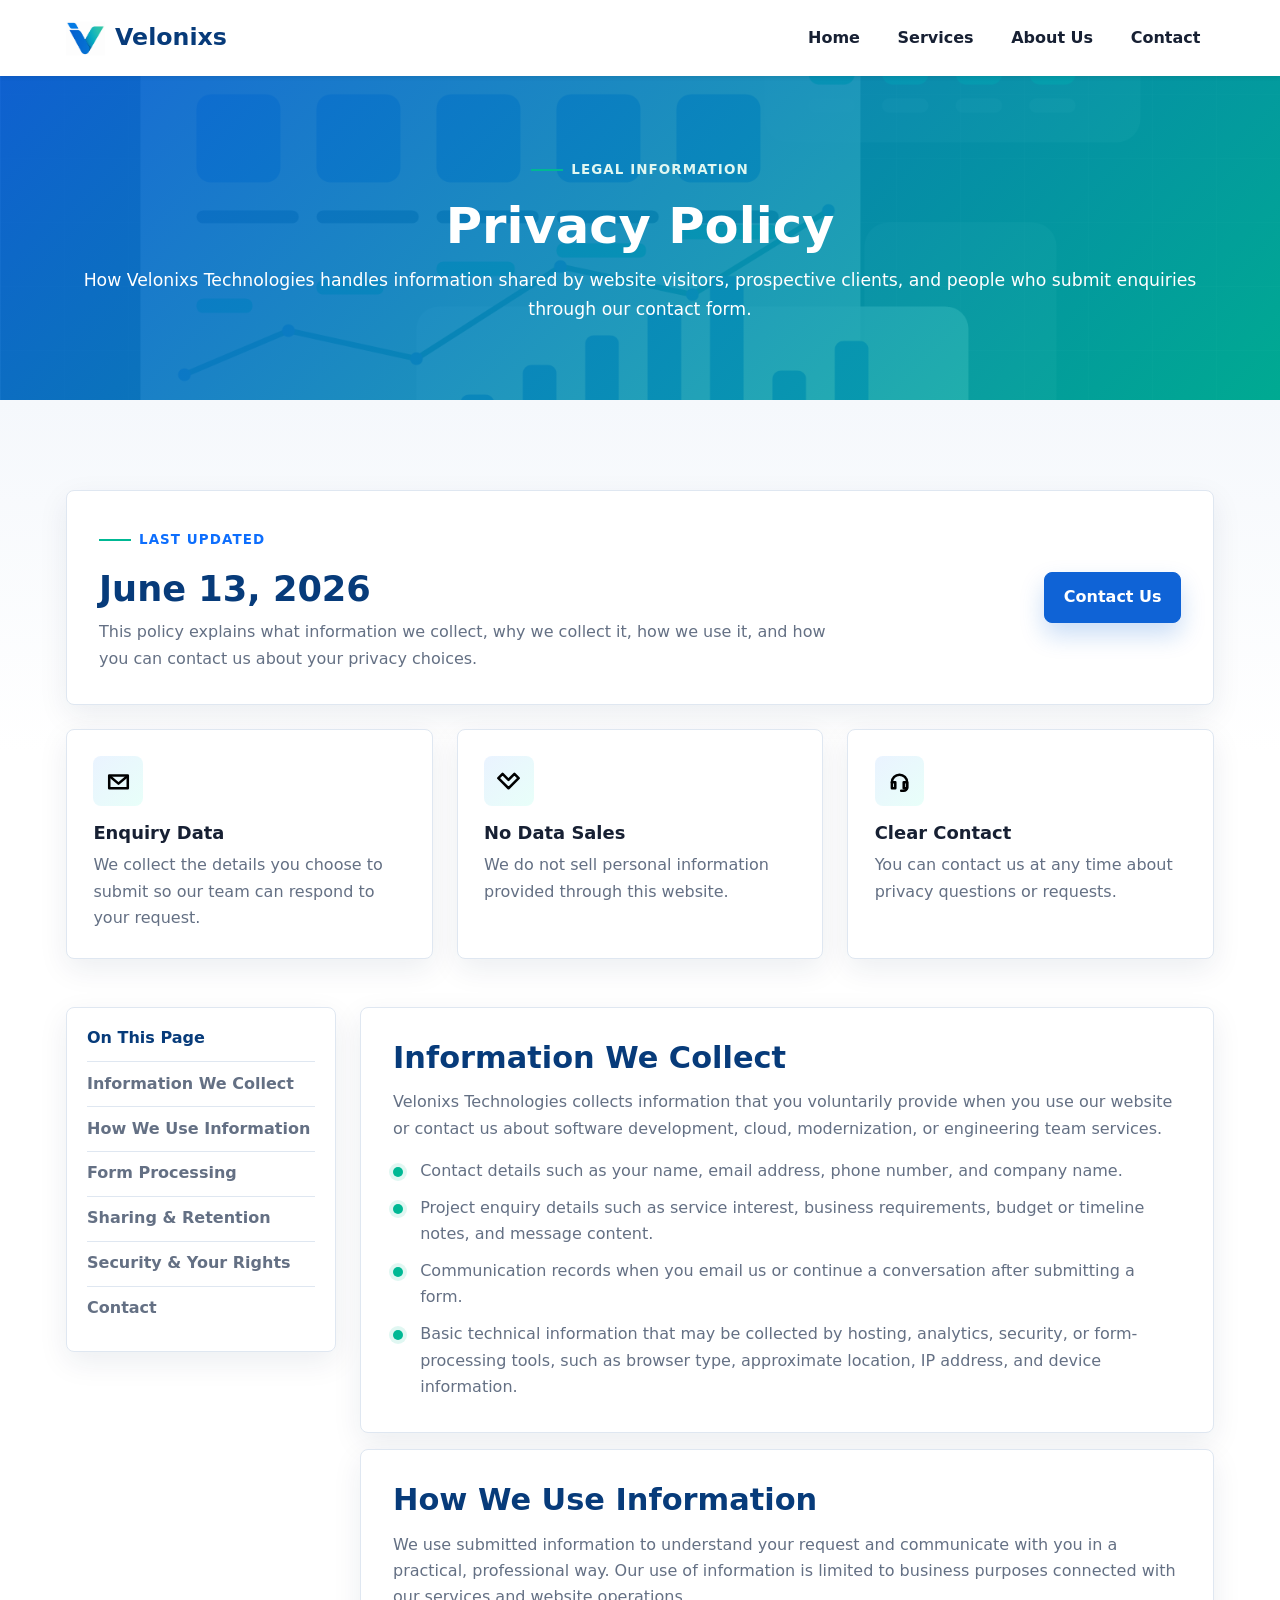
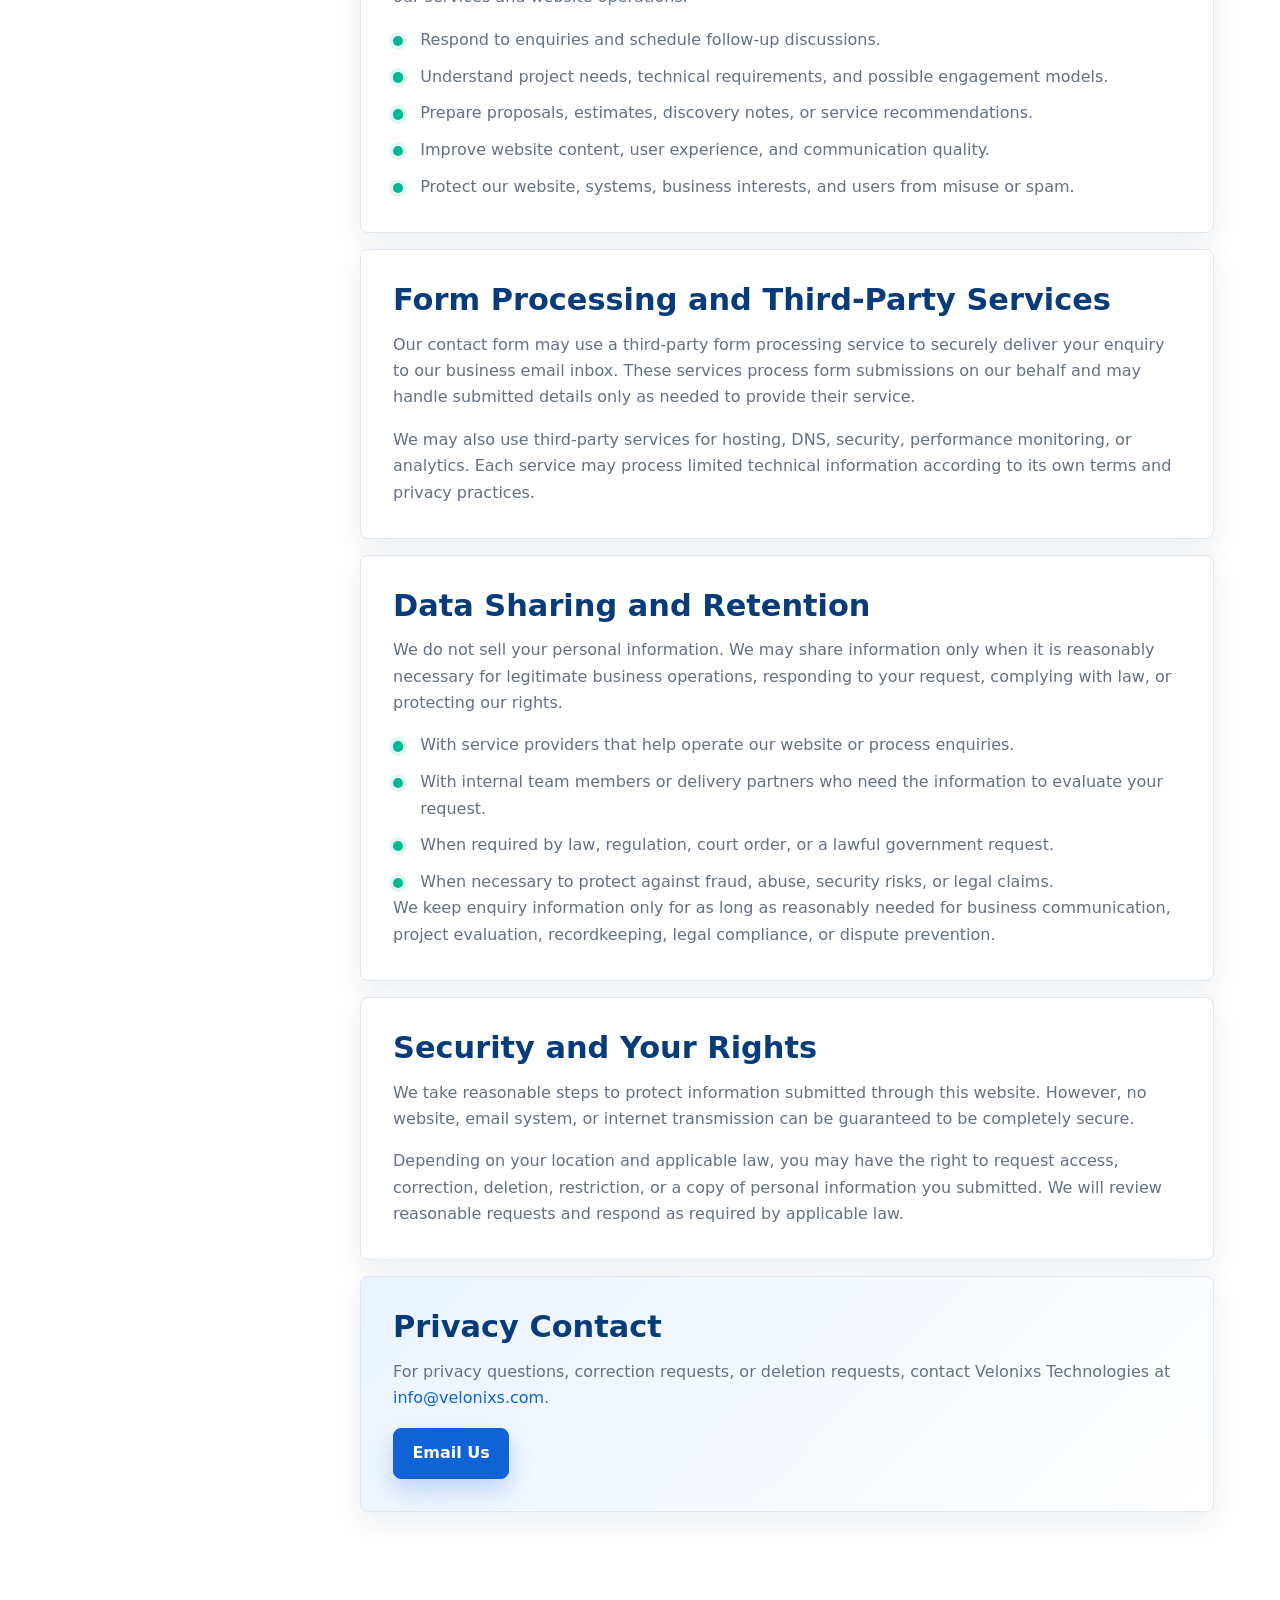
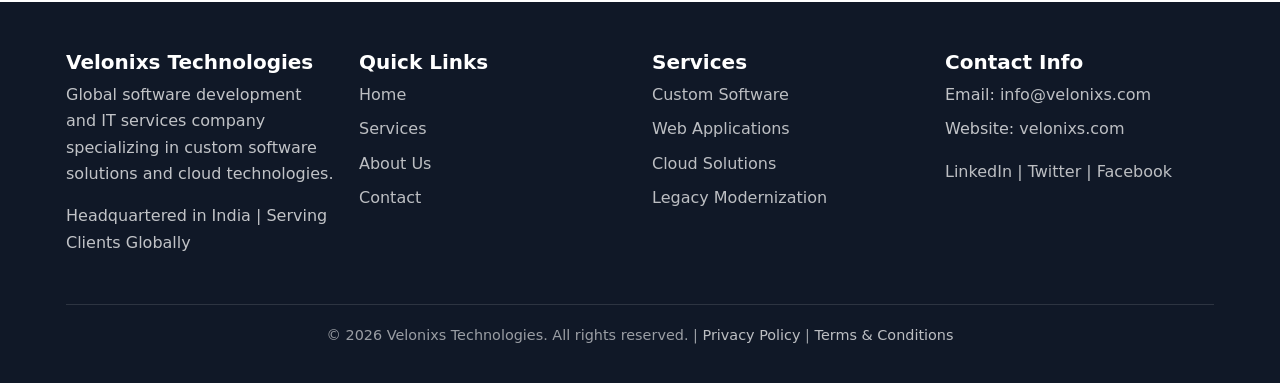
<file: privacy-policy.html>
<!DOCTYPE html>
<html lang="en">
<head>
  <meta charset="UTF-8">
  <meta name="viewport" content="width=device-width, initial-scale=1.0">
  <title>Privacy Policy - Velonixs Technologies</title>
  <meta name="description" content="Privacy Policy for Velonixs Technologies website visitors and enquiry form users.">
  <link href="https://cdn.jsdelivr.net/npm/bootstrap@5.3.0/dist/css/bootstrap.min.css" rel="stylesheet">
  <link rel="icon" href="assets/images/logo-nav.png" type="image/png">
  <link rel="stylesheet" href="assets/css/style.css">
</head>
<body>
  <nav class="navbar navbar-expand-lg navbar-light bg-white sticky-top shadow-sm">
    <div class="container">
      <a class="navbar-brand d-flex align-items-center" href="index.html"><img src="assets/images/logo-nav.png" alt="Velonixs logo" class="brand-logo"><span class="brand-name">Velonixs</span></a>
      <button class="navbar-toggler" type="button" data-bs-toggle="collapse" data-bs-target="#navbarNav" aria-controls="navbarNav" aria-expanded="false" aria-label="Toggle navigation">
        <span class="navbar-toggler-icon"></span>
      </button>
      <div class="collapse navbar-collapse" id="navbarNav">
        <div class="navbar-nav ms-auto">
          <a class="nav-link" href="index.html">Home</a>
          <a class="nav-link" href="services.html">Services</a>
          <a class="nav-link" href="about.html">About Us</a>
          <a class="nav-link" href="contact.html">Contact</a>
        </div>
      </div>
    </div>
  </nav>

  <main>
    <section class="page-hero legal-hero">
      <div class="container">
        <span class="eyebrow">Legal information</span>
        <h1>Privacy Policy</h1>
        <p>How Velonixs Technologies handles information shared by website visitors, prospective clients, and people who submit enquiries through our contact form.</p>
      </div>
    </section>

    <section class="section legal-section">
      <div class="container">
        <div class="legal-intro">
          <div>
            <span class="eyebrow text-primary">Last updated</span>
            <h2>June 13, 2026</h2>
            <p>This policy explains what information we collect, why we collect it, how we use it, and how you can contact us about your privacy choices.</p>
          </div>
          <a href="contact.html" class="btn btn-primary">Contact Us</a>
        </div>

        <div class="row g-4 legal-summary">
          <div class="col-md-4">
            <article class="legal-summary-card">
              <span class="icon-box icon-email" aria-hidden="true"></span>
              <h3>Enquiry Data</h3>
              <p>We collect the details you choose to submit so our team can respond to your request.</p>
            </article>
          </div>
          <div class="col-md-4">
            <article class="legal-summary-card">
              <span class="icon-box icon-trust" aria-hidden="true"></span>
              <h3>No Data Sales</h3>
              <p>We do not sell personal information provided through this website.</p>
            </article>
          </div>
          <div class="col-md-4">
            <article class="legal-summary-card">
              <span class="icon-box icon-support" aria-hidden="true"></span>
              <h3>Clear Contact</h3>
              <p>You can contact us at any time about privacy questions or requests.</p>
            </article>
          </div>
        </div>

        <div class="legal-layout">
          <aside class="legal-toc" aria-label="Privacy policy sections">
            <h3>On This Page</h3>
            <a href="#information-we-collect">Information We Collect</a>
            <a href="#how-we-use-information">How We Use Information</a>
            <a href="#form-processing">Form Processing</a>
            <a href="#sharing-and-retention">Sharing &amp; Retention</a>
            <a href="#security-and-rights">Security &amp; Your Rights</a>
            <a href="#contact-privacy">Contact</a>
          </aside>

          <article class="legal-content">
            <section id="information-we-collect" class="legal-card">
              <h2>Information We Collect</h2>
              <p>Velonixs Technologies collects information that you voluntarily provide when you use our website or contact us about software development, cloud, modernization, or engineering team services.</p>
              <ul class="check-list">
                <li>Contact details such as your name, email address, phone number, and company name.</li>
                <li>Project enquiry details such as service interest, business requirements, budget or timeline notes, and message content.</li>
                <li>Communication records when you email us or continue a conversation after submitting a form.</li>
                <li>Basic technical information that may be collected by hosting, analytics, security, or form-processing tools, such as browser type, approximate location, IP address, and device information.</li>
              </ul>
            </section>

            <section id="how-we-use-information" class="legal-card">
              <h2>How We Use Information</h2>
              <p>We use submitted information to understand your request and communicate with you in a practical, professional way. Our use of information is limited to business purposes connected with our services and website operations.</p>
              <ul class="check-list">
                <li>Respond to enquiries and schedule follow-up discussions.</li>
                <li>Understand project needs, technical requirements, and possible engagement models.</li>
                <li>Prepare proposals, estimates, discovery notes, or service recommendations.</li>
                <li>Improve website content, user experience, and communication quality.</li>
                <li>Protect our website, systems, business interests, and users from misuse or spam.</li>
              </ul>
            </section>

            <section id="form-processing" class="legal-card">
              <h2>Form Processing and Third-Party Services</h2>
              <p>Our contact form may use a third-party form processing service to securely deliver your enquiry to our business email inbox. These services process form submissions on our behalf and may handle submitted details only as needed to provide their service.</p>
              <p>We may also use third-party services for hosting, DNS, security, performance monitoring, or analytics. Each service may process limited technical information according to its own terms and privacy practices.</p>
            </section>

            <section id="sharing-and-retention" class="legal-card">
              <h2>Data Sharing and Retention</h2>
              <p>We do not sell your personal information. We may share information only when it is reasonably necessary for legitimate business operations, responding to your request, complying with law, or protecting our rights.</p>
              <ul class="check-list">
                <li>With service providers that help operate our website or process enquiries.</li>
                <li>With internal team members or delivery partners who need the information to evaluate your request.</li>
                <li>When required by law, regulation, court order, or a lawful government request.</li>
                <li>When necessary to protect against fraud, abuse, security risks, or legal claims.</li>
              </ul>
              <p>We keep enquiry information only for as long as reasonably needed for business communication, project evaluation, recordkeeping, legal compliance, or dispute prevention.</p>
            </section>

            <section id="security-and-rights" class="legal-card">
              <h2>Security and Your Rights</h2>
              <p>We take reasonable steps to protect information submitted through this website. However, no website, email system, or internet transmission can be guaranteed to be completely secure.</p>
              <p>Depending on your location and applicable law, you may have the right to request access, correction, deletion, restriction, or a copy of personal information you submitted. We will review reasonable requests and respond as required by applicable law.</p>
            </section>

            <section id="contact-privacy" class="legal-card legal-contact-card">
              <h2>Privacy Contact</h2>
              <p>For privacy questions, correction requests, or deletion requests, contact Velonixs Technologies at <a href="mailto:info@velonixs.com">info@velonixs.com</a>.</p>
              <a href="mailto:info@velonixs.com" class="btn btn-primary">Email Us</a>
            </section>
          </article>
        </div>
      </div>
    </section>
  </main>

  <footer class="footer">
    <div class="container">
      <div class="row g-4">
        <div class="col-md-6 col-lg-3">
          <h5>Velonixs Technologies</h5>
          <p>Global software development and IT services company specializing in custom software solutions and cloud technologies.</p>
          <p>Headquartered in India | Serving Clients Globally</p>
        </div>
        <div class="col-md-6 col-lg-3">
          <h5>Quick Links</h5>
          <ul class="list-unstyled">
            <li class="mb-2"><a href="index.html">Home</a></li>
            <li class="mb-2"><a href="services.html">Services</a></li>
            <li class="mb-2"><a href="about.html">About Us</a></li>
            <li class="mb-2"><a href="contact.html">Contact</a></li>
          </ul>
        </div>
        <div class="col-md-6 col-lg-3">
          <h5>Services</h5>
          <ul class="list-unstyled">
            <li class="mb-2"><a href="services.html#custom-software">Custom Software</a></li>
            <li class="mb-2"><a href="services.html#web-apps">Web Applications</a></li>
            <li class="mb-2"><a href="services.html#cloud">Cloud Solutions</a></li>
            <li class="mb-2"><a href="services.html#legacy">Legacy Modernization</a></li>
          </ul>
        </div>
        <div class="col-md-6 col-lg-3">
          <h5>Contact Info</h5>
          <ul class="list-unstyled">
            <li class="mb-2">Email: <a href="mailto:info@velonixs.com">info@velonixs.com</a></li>
            <li class="mb-2">Website: <a href="https://velonixs.com">velonixs.com</a></li>
            <li class="mt-3"><a href="https://www.linkedin.com/company/velonixs-technologies/" target="_blank" rel="noopener noreferrer">LinkedIn</a> | <a href="#">Twitter</a> | <a href="#">Facebook</a></li>
          </ul>
        </div>
      </div>
      <div class="footer-bottom">
        <p>&copy; 2026 Velonixs Technologies. All rights reserved. | <a href="privacy-policy.html">Privacy Policy</a> | <a href="terms-conditions.html">Terms &amp; Conditions</a></p>
      </div>
    </div>
  </footer>

  <script src="https://cdn.jsdelivr.net/npm/bootstrap@5.3.0/dist/js/bootstrap.bundle.min.js"></script>
  <script src="assets/js/main.js"></script>
</body>
</html>
</file>
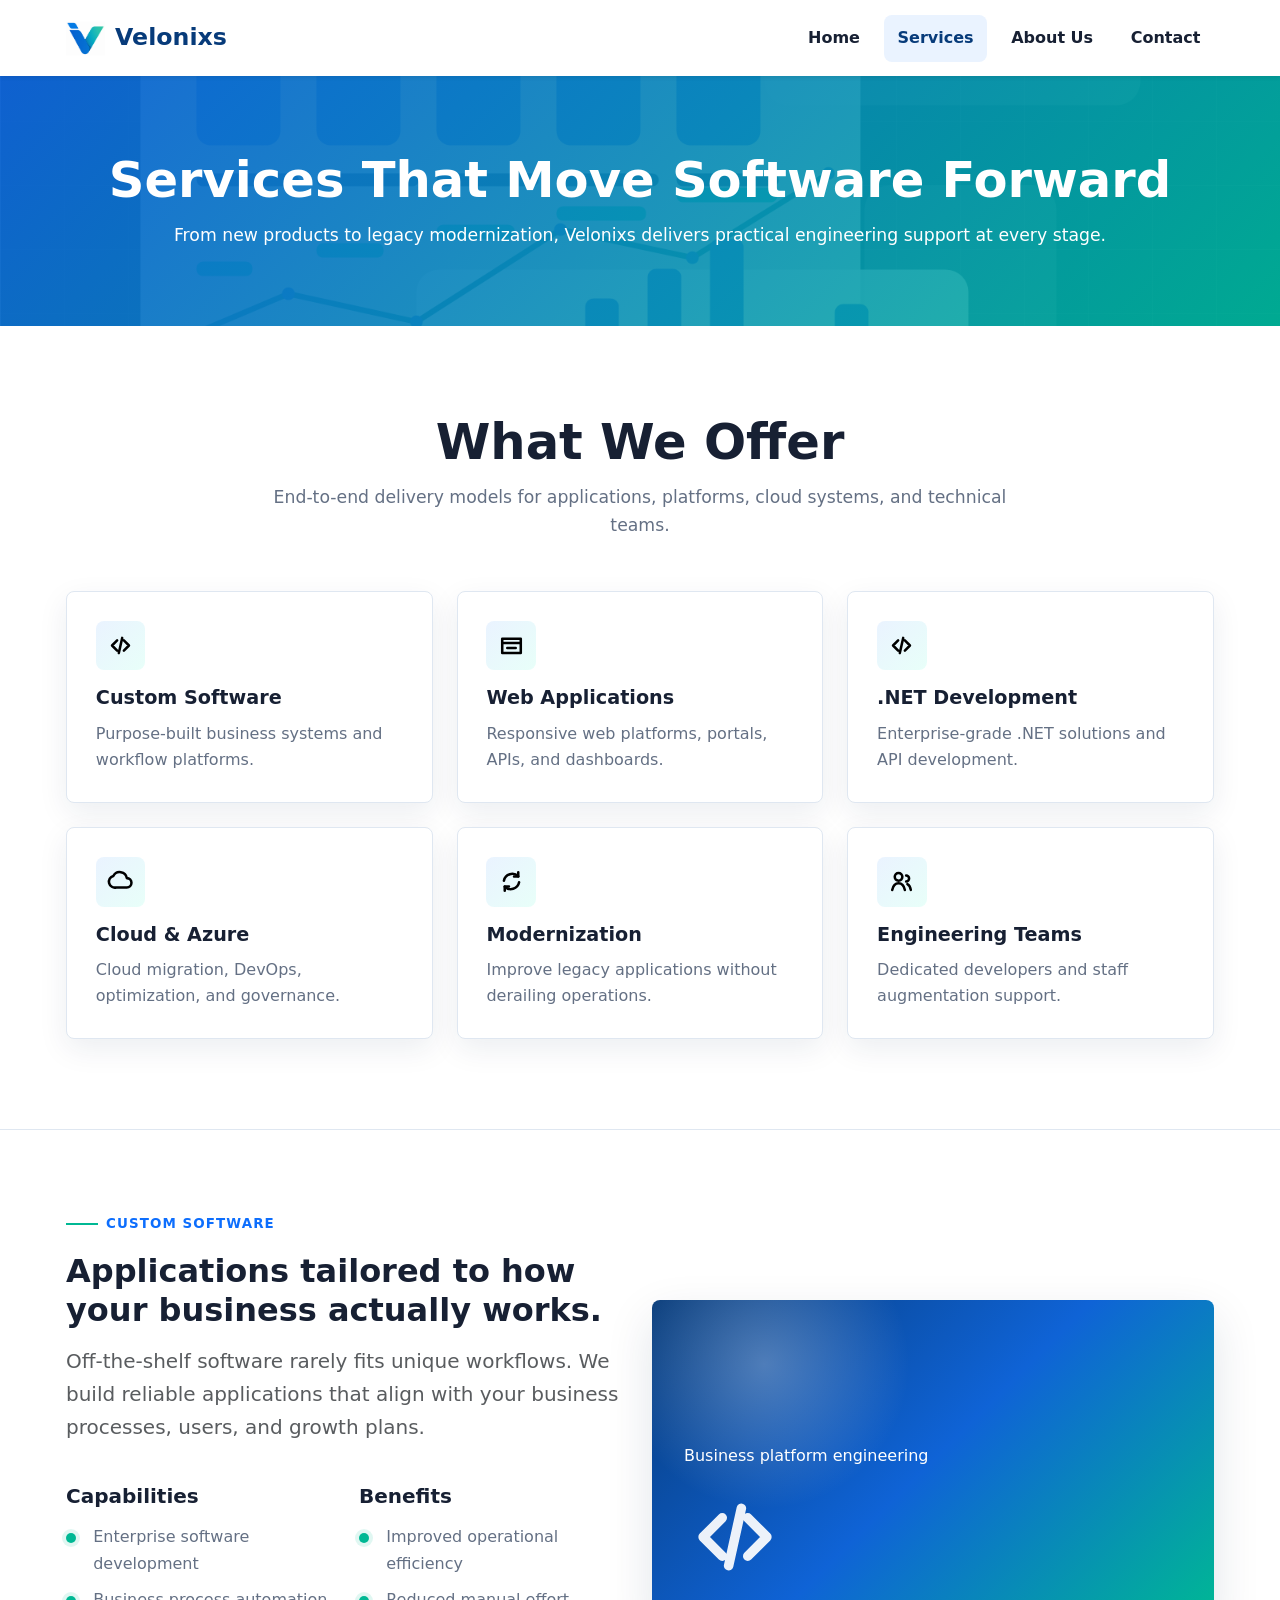
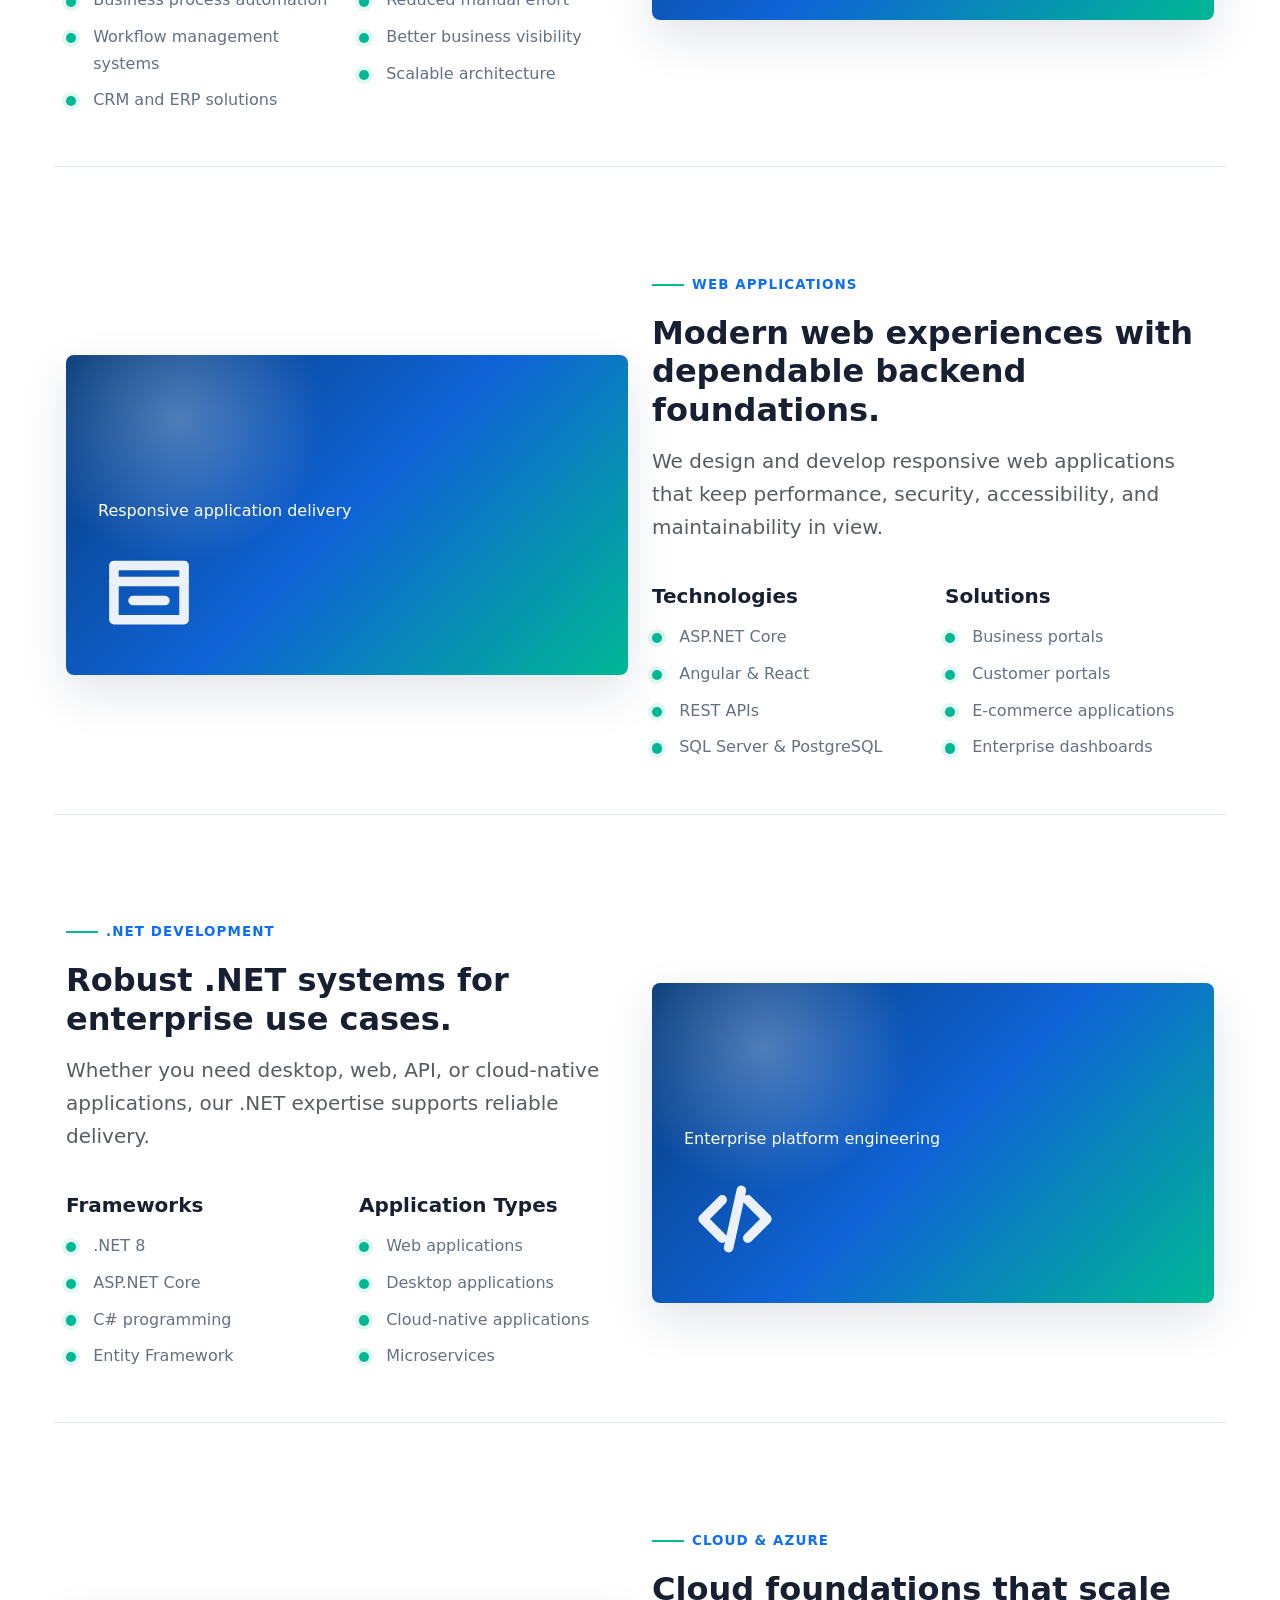
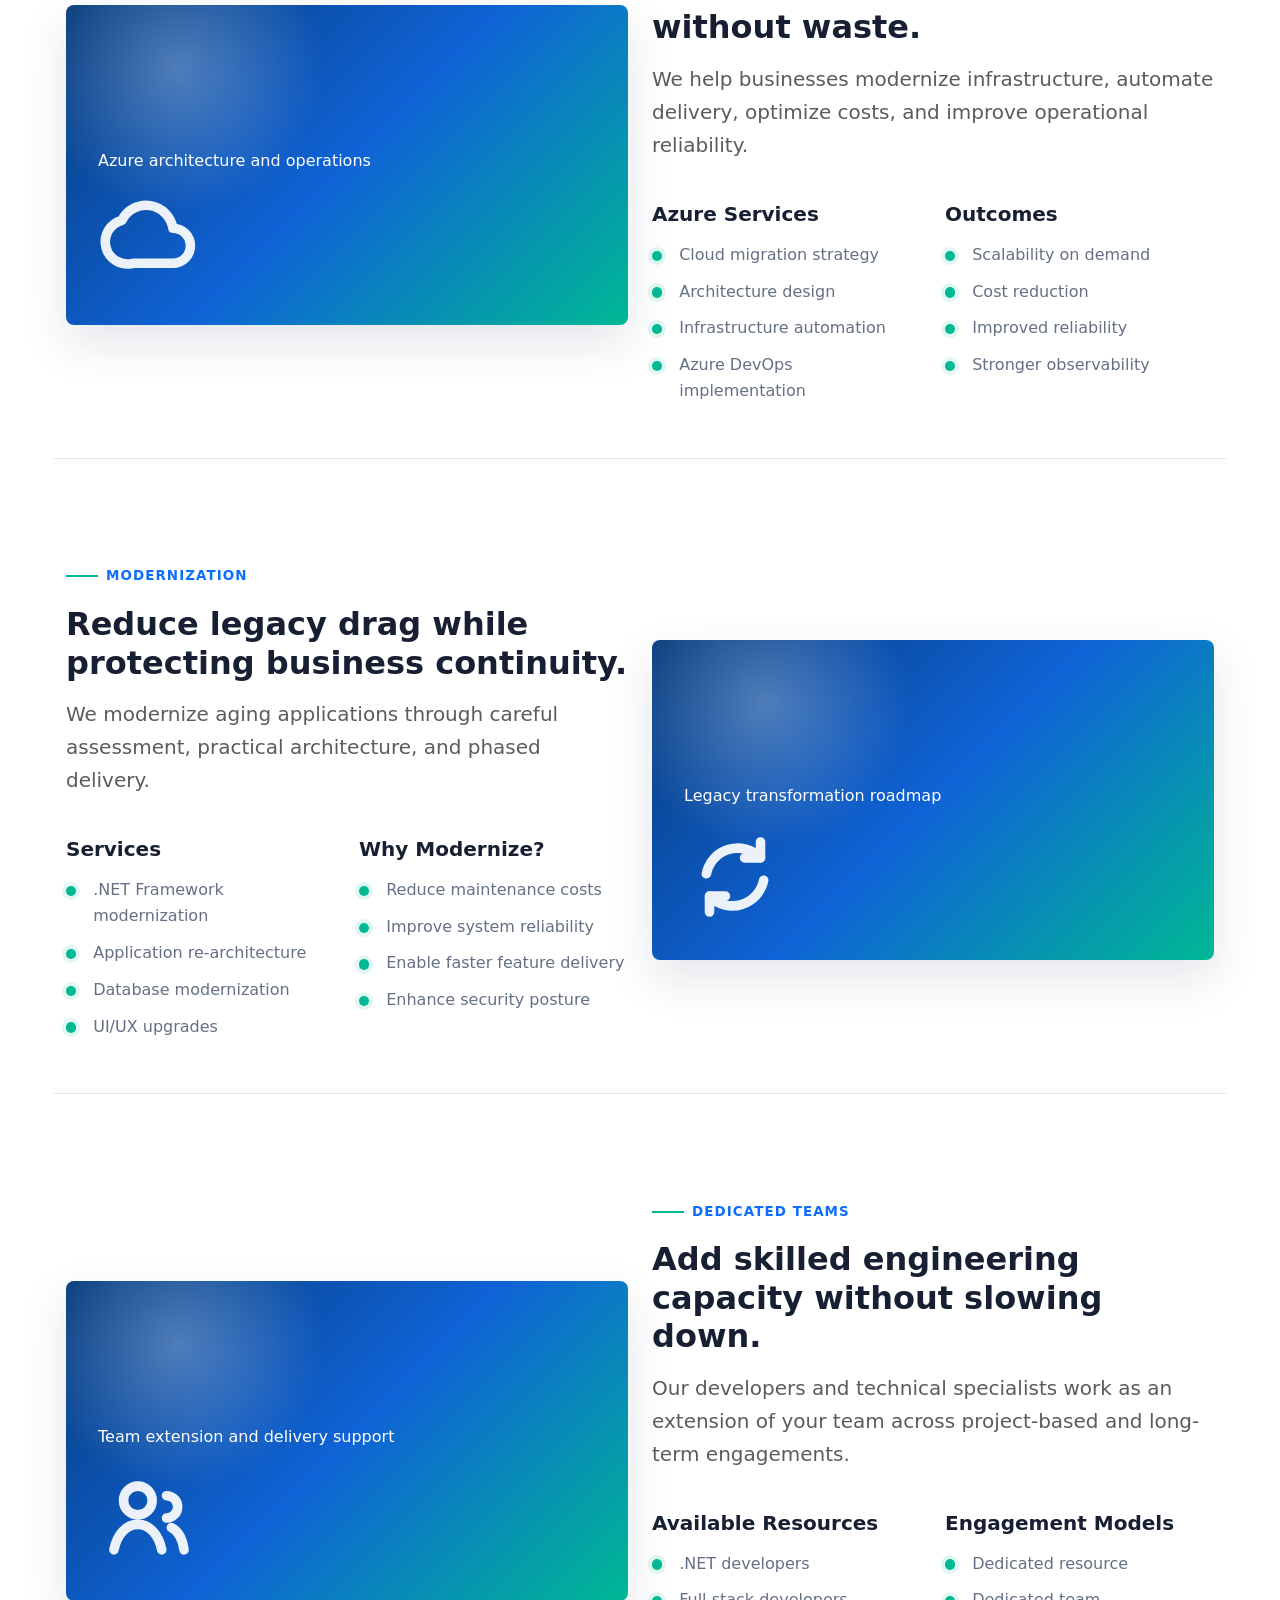
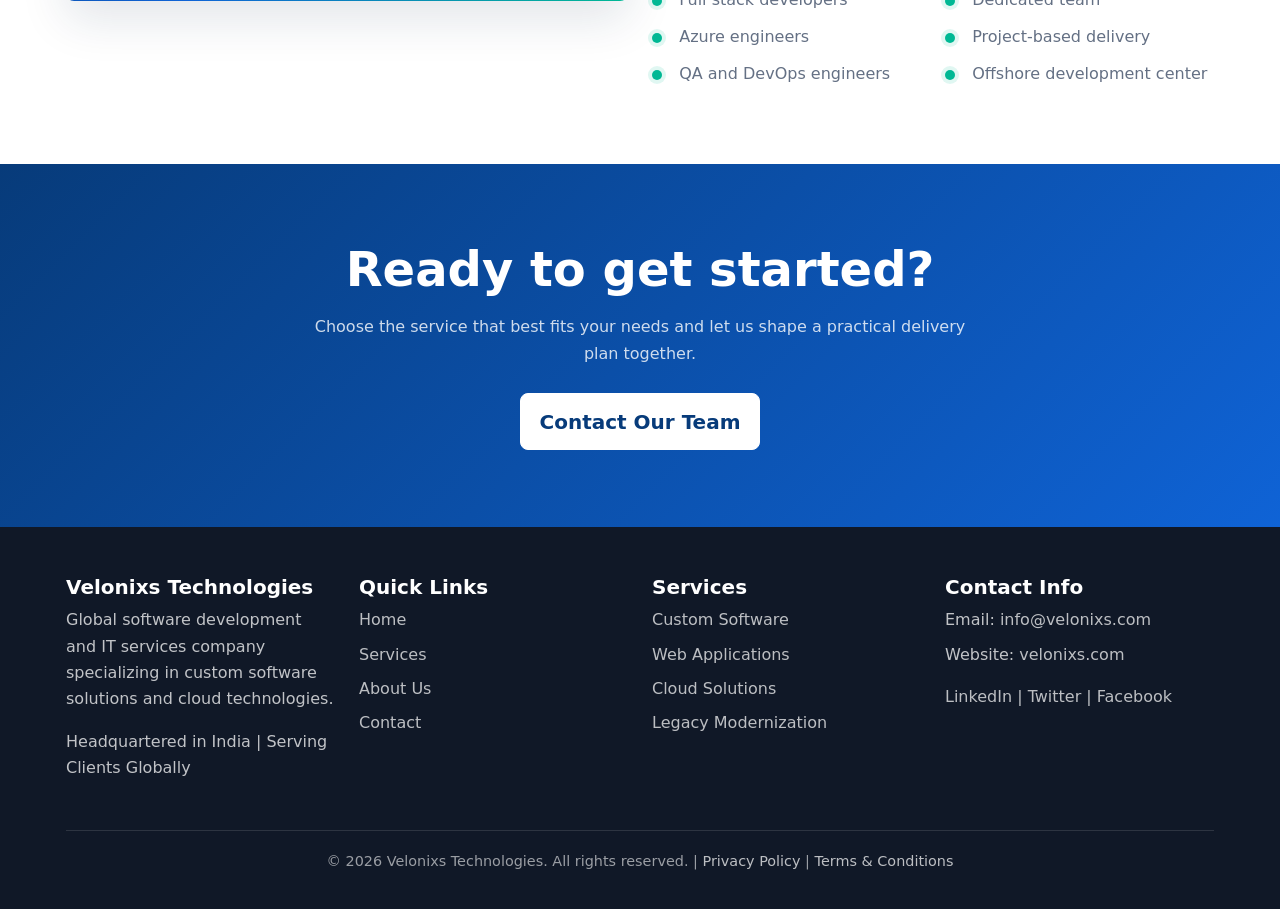
<file: services.html>
<!DOCTYPE html>
<html lang="en">
<head>
  <meta charset="UTF-8">
  <meta name="viewport" content="width=device-width, initial-scale=1.0">
  <title>Our Services - Velonixs Technology</title>
  <meta name="description" content="Explore Velonixs services including custom software development, web applications, .NET development, Azure cloud solutions, modernization, and staff augmentation.">
  <link href="https://cdn.jsdelivr.net/npm/bootstrap@5.3.0/dist/css/bootstrap.min.css" rel="stylesheet">
  <link rel="icon" href="assets/images/logo-nav.png" type="image/png">
  <link rel="stylesheet" href="assets/css/style.css">
</head>
<body>
  <nav class="navbar navbar-expand-lg navbar-light bg-white sticky-top shadow-sm">
    <div class="container">
      <a class="navbar-brand d-flex align-items-center" href="index.html"><img src="assets/images/logo-nav.png" alt="Velonixs logo" class="brand-logo"><span class="brand-name">Velonixs</span></a>
      <button class="navbar-toggler" type="button" data-bs-toggle="collapse" data-bs-target="#navbarNav" aria-controls="navbarNav" aria-expanded="false" aria-label="Toggle navigation">
        <span class="navbar-toggler-icon"></span>
      </button>
      <div class="collapse navbar-collapse" id="navbarNav">
        <div class="navbar-nav ms-auto">
          <a class="nav-link" href="index.html">Home</a>
          <a class="nav-link" href="services.html">Services</a>
          <a class="nav-link" href="about.html">About Us</a>
          <a class="nav-link" href="contact.html">Contact</a>
        </div>
      </div>
    </div>
  </nav>

  <main>
    <section class="page-hero">
      <div class="container">
        <h1>Services That Move Software Forward</h1>
        <p>From new products to legacy modernization, Velonixs delivers practical engineering support at every stage.</p>
      </div>
    </section>

    <section class="section">
      <div class="container">
        <div class="section-heading">
          <h2>What We Offer</h2>
          <p>End-to-end delivery models for applications, platforms, cloud systems, and technical teams.</p>
        </div>
        <div class="row g-4">
          <div class="col-md-6 col-lg-4">
            <a class="service-card d-block" href="#custom-software">
              <span class="icon-box icon-code" aria-hidden="true"></span>
              <h3>Custom Software</h3>
              <p>Purpose-built business systems and workflow platforms.</p>
            </a>
          </div>
          <div class="col-md-6 col-lg-4">
            <a class="service-card d-block" href="#web-apps">
              <span class="icon-box icon-web" aria-hidden="true"></span>
              <h3>Web Applications</h3>
              <p>Responsive web platforms, portals, APIs, and dashboards.</p>
            </a>
          </div>
          <div class="col-md-6 col-lg-4">
            <a class="service-card d-block" href="#dotnet">
              <span class="icon-box icon-dotnet" aria-hidden="true"></span>
              <h3>.NET Development</h3>
              <p>Enterprise-grade .NET solutions and API development.</p>
            </a>
          </div>
          <div class="col-md-6 col-lg-4">
            <a class="service-card d-block" href="#cloud">
              <span class="icon-box icon-cloud" aria-hidden="true"></span>
              <h3>Cloud & Azure</h3>
              <p>Cloud migration, DevOps, optimization, and governance.</p>
            </a>
          </div>
          <div class="col-md-6 col-lg-4">
            <a class="service-card d-block" href="#legacy">
              <span class="icon-box icon-modernize" aria-hidden="true"></span>
              <h3>Modernization</h3>
              <p>Improve legacy applications without derailing operations.</p>
            </a>
          </div>
          <div class="col-md-6 col-lg-4">
            <a class="service-card d-block" href="#teams">
              <span class="icon-box icon-team" aria-hidden="true"></span>
              <h3>Engineering Teams</h3>
              <p>Dedicated developers and staff augmentation support.</p>
            </a>
          </div>
        </div>
      </div>
    </section>

    <section class="service-strip">
      <div class="container">
        <div id="custom-software" class="row g-4 service-row">
          <div class="col-lg-6">
            <span class="eyebrow text-primary">Custom software</span>
            <h2 class="fw-bold mb-3">Applications tailored to how your business actually works.</h2>
            <p class="lead text-muted">Off-the-shelf software rarely fits unique workflows. We build reliable applications that align with your business processes, users, and growth plans.</p>
            <div class="row">
              <div class="col-md-6">
                <h5 class="fw-bold mt-4">Capabilities</h5>
                <ul class="check-list">
                  <li>Enterprise software development</li>
                  <li>Business process automation</li>
                  <li>Workflow management systems</li>
                  <li>CRM and ERP solutions</li>
                </ul>
              </div>
              <div class="col-md-6">
                <h5 class="fw-bold mt-4">Benefits</h5>
                <ul class="check-list">
                  <li>Improved operational efficiency</li>
                  <li>Reduced manual effort</li>
                  <li>Better business visibility</li>
                  <li>Scalable architecture</li>
                </ul>
              </div>
            </div>
          </div>
          <div class="col-lg-6">
            <div class="service-visual d-flex flex-column justify-content-end">
              <span>Business platform engineering</span>
              <span class="visual-icon icon-code" aria-hidden="true"></span>
            </div>
          </div>
        </div>

        <div id="web-apps" class="row g-4 service-row">
          <div class="col-lg-6 order-lg-2">
            <span class="eyebrow text-primary">Web applications</span>
            <h2 class="fw-bold mb-3">Modern web experiences with dependable backend foundations.</h2>
            <p class="lead text-muted">We design and develop responsive web applications that keep performance, security, accessibility, and maintainability in view.</p>
            <div class="row">
              <div class="col-md-6">
                <h5 class="fw-bold mt-4">Technologies</h5>
                <ul class="check-list">
                  <li>ASP.NET Core</li>
                  <li>Angular & React</li>
                  <li>REST APIs</li>
                  <li>SQL Server & PostgreSQL</li>
                </ul>
              </div>
              <div class="col-md-6">
                <h5 class="fw-bold mt-4">Solutions</h5>
                <ul class="check-list">
                  <li>Business portals</li>
                  <li>Customer portals</li>
                  <li>E-commerce applications</li>
                  <li>Enterprise dashboards</li>
                </ul>
              </div>
            </div>
          </div>
          <div class="col-lg-6 order-lg-1">
            <div class="service-visual d-flex flex-column justify-content-end">
              <span>Responsive application delivery</span>
              <span class="visual-icon icon-web" aria-hidden="true"></span>
            </div>
          </div>
        </div>

        <div id="dotnet" class="row g-4 service-row">
          <div class="col-lg-6">
            <span class="eyebrow text-primary">.NET development</span>
            <h2 class="fw-bold mb-3">Robust .NET systems for enterprise use cases.</h2>
            <p class="lead text-muted">Whether you need desktop, web, API, or cloud-native applications, our .NET expertise supports reliable delivery.</p>
            <div class="row">
              <div class="col-md-6">
                <h5 class="fw-bold mt-4">Frameworks</h5>
                <ul class="check-list">
                  <li>.NET 8</li>
                  <li>ASP.NET Core</li>
                  <li>C# programming</li>
                  <li>Entity Framework</li>
                </ul>
              </div>
              <div class="col-md-6">
                <h5 class="fw-bold mt-4">Application Types</h5>
                <ul class="check-list">
                  <li>Web applications</li>
                  <li>Desktop applications</li>
                  <li>Cloud-native applications</li>
                  <li>Microservices</li>
                </ul>
              </div>
            </div>
          </div>
          <div class="col-lg-6">
            <div class="service-visual d-flex flex-column justify-content-end">
              <span>Enterprise platform engineering</span>
              <span class="visual-icon icon-dotnet" aria-hidden="true"></span>
            </div>
          </div>
        </div>

        <div id="cloud" class="row g-4 service-row">
          <div class="col-lg-6 order-lg-2">
            <span class="eyebrow text-primary">Cloud & Azure</span>
            <h2 class="fw-bold mb-3">Cloud foundations that scale without waste.</h2>
            <p class="lead text-muted">We help businesses modernize infrastructure, automate delivery, optimize costs, and improve operational reliability.</p>
            <div class="row">
              <div class="col-md-6">
                <h5 class="fw-bold mt-4">Azure Services</h5>
                <ul class="check-list">
                  <li>Cloud migration strategy</li>
                  <li>Architecture design</li>
                  <li>Infrastructure automation</li>
                  <li>Azure DevOps implementation</li>
                </ul>
              </div>
              <div class="col-md-6">
                <h5 class="fw-bold mt-4">Outcomes</h5>
                <ul class="check-list">
                  <li>Scalability on demand</li>
                  <li>Cost reduction</li>
                  <li>Improved reliability</li>
                  <li>Stronger observability</li>
                </ul>
              </div>
            </div>
          </div>
          <div class="col-lg-6 order-lg-1">
            <div class="service-visual d-flex flex-column justify-content-end">
              <span>Azure architecture and operations</span>
              <span class="visual-icon icon-cloud" aria-hidden="true"></span>
            </div>
          </div>
        </div>

        <div id="legacy" class="row g-4 service-row">
          <div class="col-lg-6">
            <span class="eyebrow text-primary">Modernization</span>
            <h2 class="fw-bold mb-3">Reduce legacy drag while protecting business continuity.</h2>
            <p class="lead text-muted">We modernize aging applications through careful assessment, practical architecture, and phased delivery.</p>
            <div class="row">
              <div class="col-md-6">
                <h5 class="fw-bold mt-4">Services</h5>
                <ul class="check-list">
                  <li>.NET Framework modernization</li>
                  <li>Application re-architecture</li>
                  <li>Database modernization</li>
                  <li>UI/UX upgrades</li>
                </ul>
              </div>
              <div class="col-md-6">
                <h5 class="fw-bold mt-4">Why Modernize?</h5>
                <ul class="check-list">
                  <li>Reduce maintenance costs</li>
                  <li>Improve system reliability</li>
                  <li>Enable faster feature delivery</li>
                  <li>Enhance security posture</li>
                </ul>
              </div>
            </div>
          </div>
          <div class="col-lg-6">
            <div class="service-visual d-flex flex-column justify-content-end">
              <span>Legacy transformation roadmap</span>
              <span class="visual-icon icon-modernize" aria-hidden="true"></span>
            </div>
          </div>
        </div>

        <div id="teams" class="row g-4 service-row">
          <div class="col-lg-6 order-lg-2">
            <span class="eyebrow text-primary">Dedicated teams</span>
            <h2 class="fw-bold mb-3">Add skilled engineering capacity without slowing down.</h2>
            <p class="lead text-muted">Our developers and technical specialists work as an extension of your team across project-based and long-term engagements.</p>
            <div class="row">
              <div class="col-md-6">
                <h5 class="fw-bold mt-4">Available Resources</h5>
                <ul class="check-list">
                  <li>.NET developers</li>
                  <li>Full stack developers</li>
                  <li>Azure engineers</li>
                  <li>QA and DevOps engineers</li>
                </ul>
              </div>
              <div class="col-md-6">
                <h5 class="fw-bold mt-4">Engagement Models</h5>
                <ul class="check-list">
                  <li>Dedicated resource</li>
                  <li>Dedicated team</li>
                  <li>Project-based delivery</li>
                  <li>Offshore development center</li>
                </ul>
              </div>
            </div>
          </div>
          <div class="col-lg-6 order-lg-1">
            <div class="service-visual d-flex flex-column justify-content-end">
              <span>Team extension and delivery support</span>
              <span class="visual-icon icon-team" aria-hidden="true"></span>
            </div>
          </div>
        </div>
      </div>
    </section>

    <section class="cta-band">
      <div class="container">
        <h2>Ready to get started?</h2>
        <p>Choose the service that best fits your needs and let us shape a practical delivery plan together.</p>
        <a href="contact.html" class="btn btn-light btn-lg">Contact Our Team</a>
      </div>
    </section>
  </main>

  <footer class="footer">
    <div class="container">
      <div class="row g-4">
        <div class="col-md-6 col-lg-3">
          <h5>Velonixs Technologies</h5>
          <p>Global software development and IT services company specializing in custom software solutions and cloud technologies.</p>
          <p>Headquartered in India | Serving Clients Globally</p>
        </div>
        <div class="col-md-6 col-lg-3">
          <h5>Quick Links</h5>
          <ul class="list-unstyled">
            <li class="mb-2"><a href="index.html">Home</a></li>
            <li class="mb-2"><a href="services.html">Services</a></li>
            <li class="mb-2"><a href="about.html">About Us</a></li>
            <li class="mb-2"><a href="contact.html">Contact</a></li>
          </ul>
        </div>
        <div class="col-md-6 col-lg-3">
          <h5>Services</h5>
          <ul class="list-unstyled">
            <li class="mb-2"><a href="services.html#custom-software">Custom Software</a></li>
            <li class="mb-2"><a href="services.html#web-apps">Web Applications</a></li>
            <li class="mb-2"><a href="services.html#cloud">Cloud Solutions</a></li>
            <li class="mb-2"><a href="services.html#legacy">Legacy Modernization</a></li>
          </ul>
        </div>
        <div class="col-md-6 col-lg-3">
          <h5>Contact Info</h5>
          <ul class="list-unstyled">
            <li class="mb-2">Email: <a href="mailto:info@velonixs.com">info@velonixs.com</a></li>
            <li class="mb-2">Website: <a href="https://velonixs.com">velonixs.com</a></li>
            <li class="mt-3"><a href="https://www.linkedin.com/company/velonixs-technologies/" target="_blank" rel="noopener noreferrer">LinkedIn</a> | <a href="#">Twitter</a> | <a href="#">Facebook</a></li>
          </ul>
        </div>
      </div>
      <div class="footer-bottom">
        <p>&copy; 2026 Velonixs Technologies. All rights reserved. | <a href="privacy-policy.html">Privacy Policy</a> | <a href="terms-conditions.html">Terms &amp; Conditions</a></p>
      </div>
    </div>
  </footer>

  <script src="https://cdn.jsdelivr.net/npm/bootstrap@5.3.0/dist/js/bootstrap.bundle.min.js"></script>
  <script src="assets/js/main.js"></script>
</body>
</html>
</file>
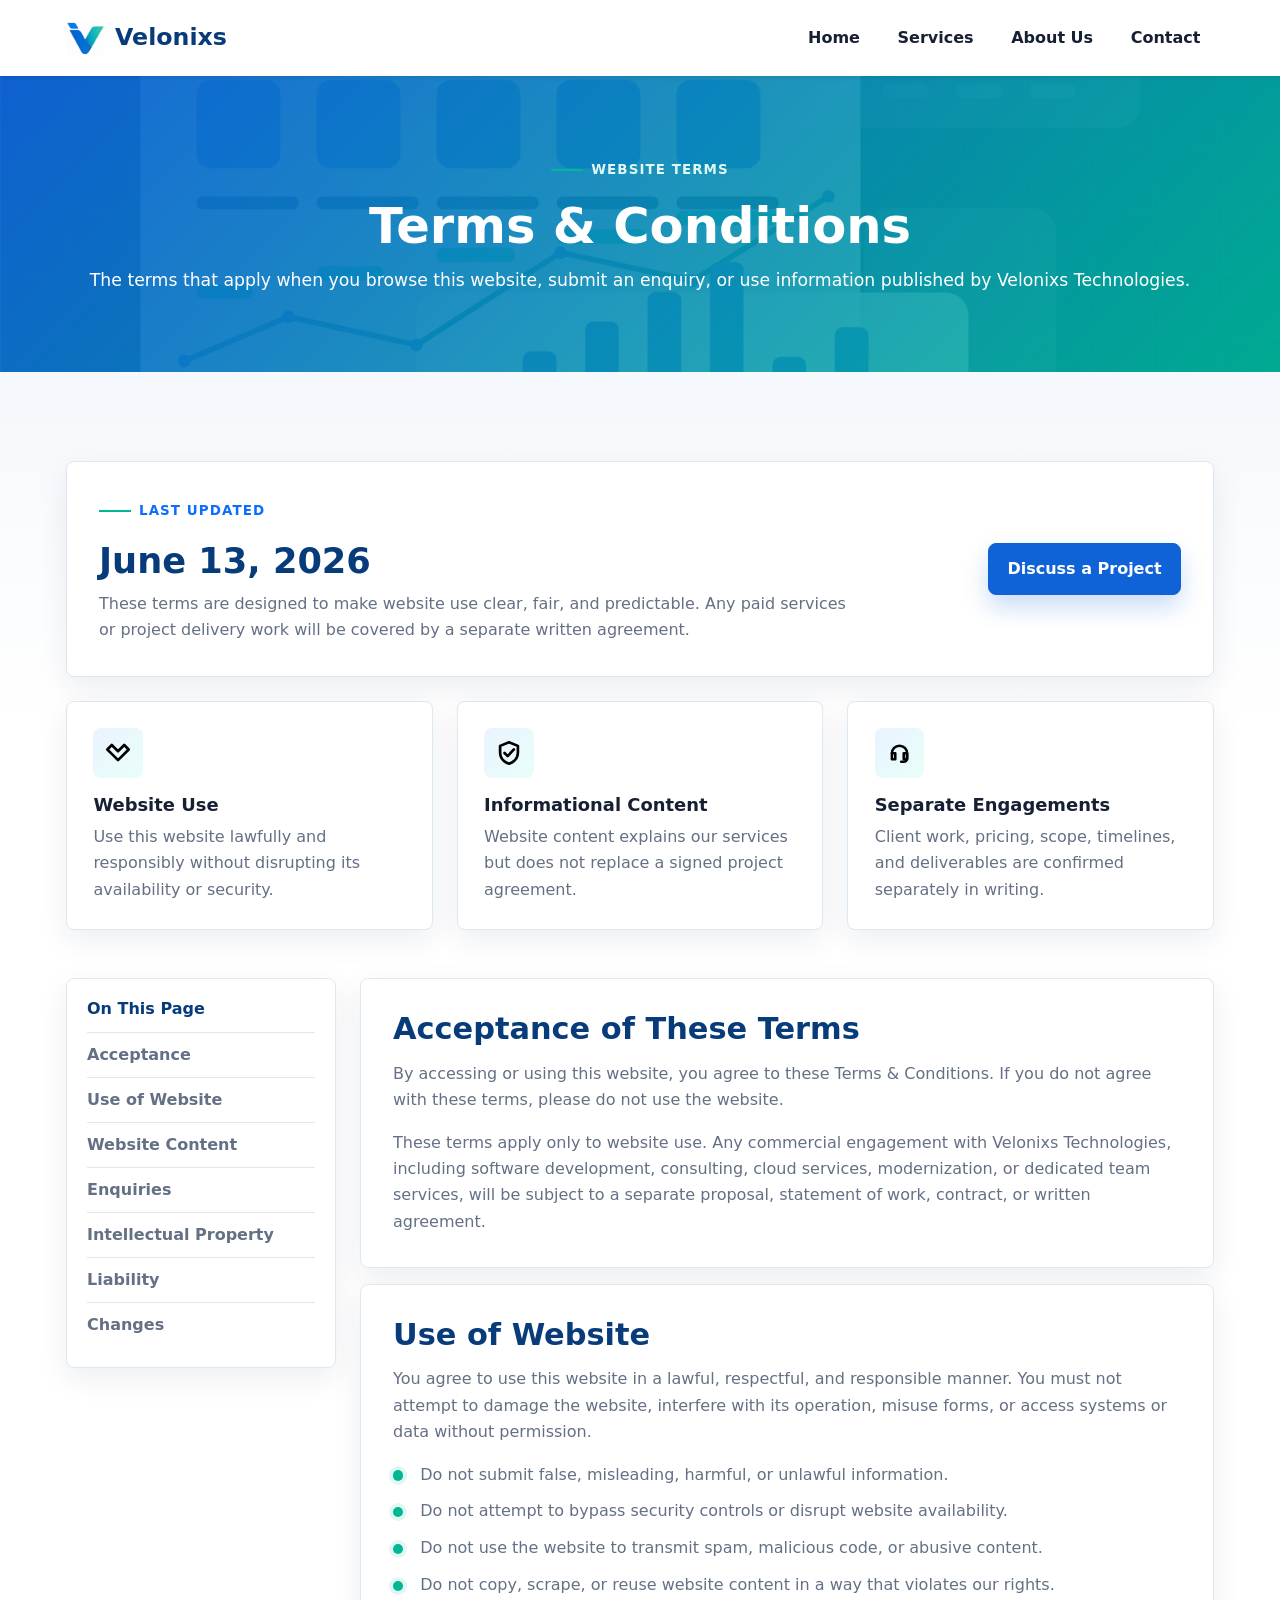
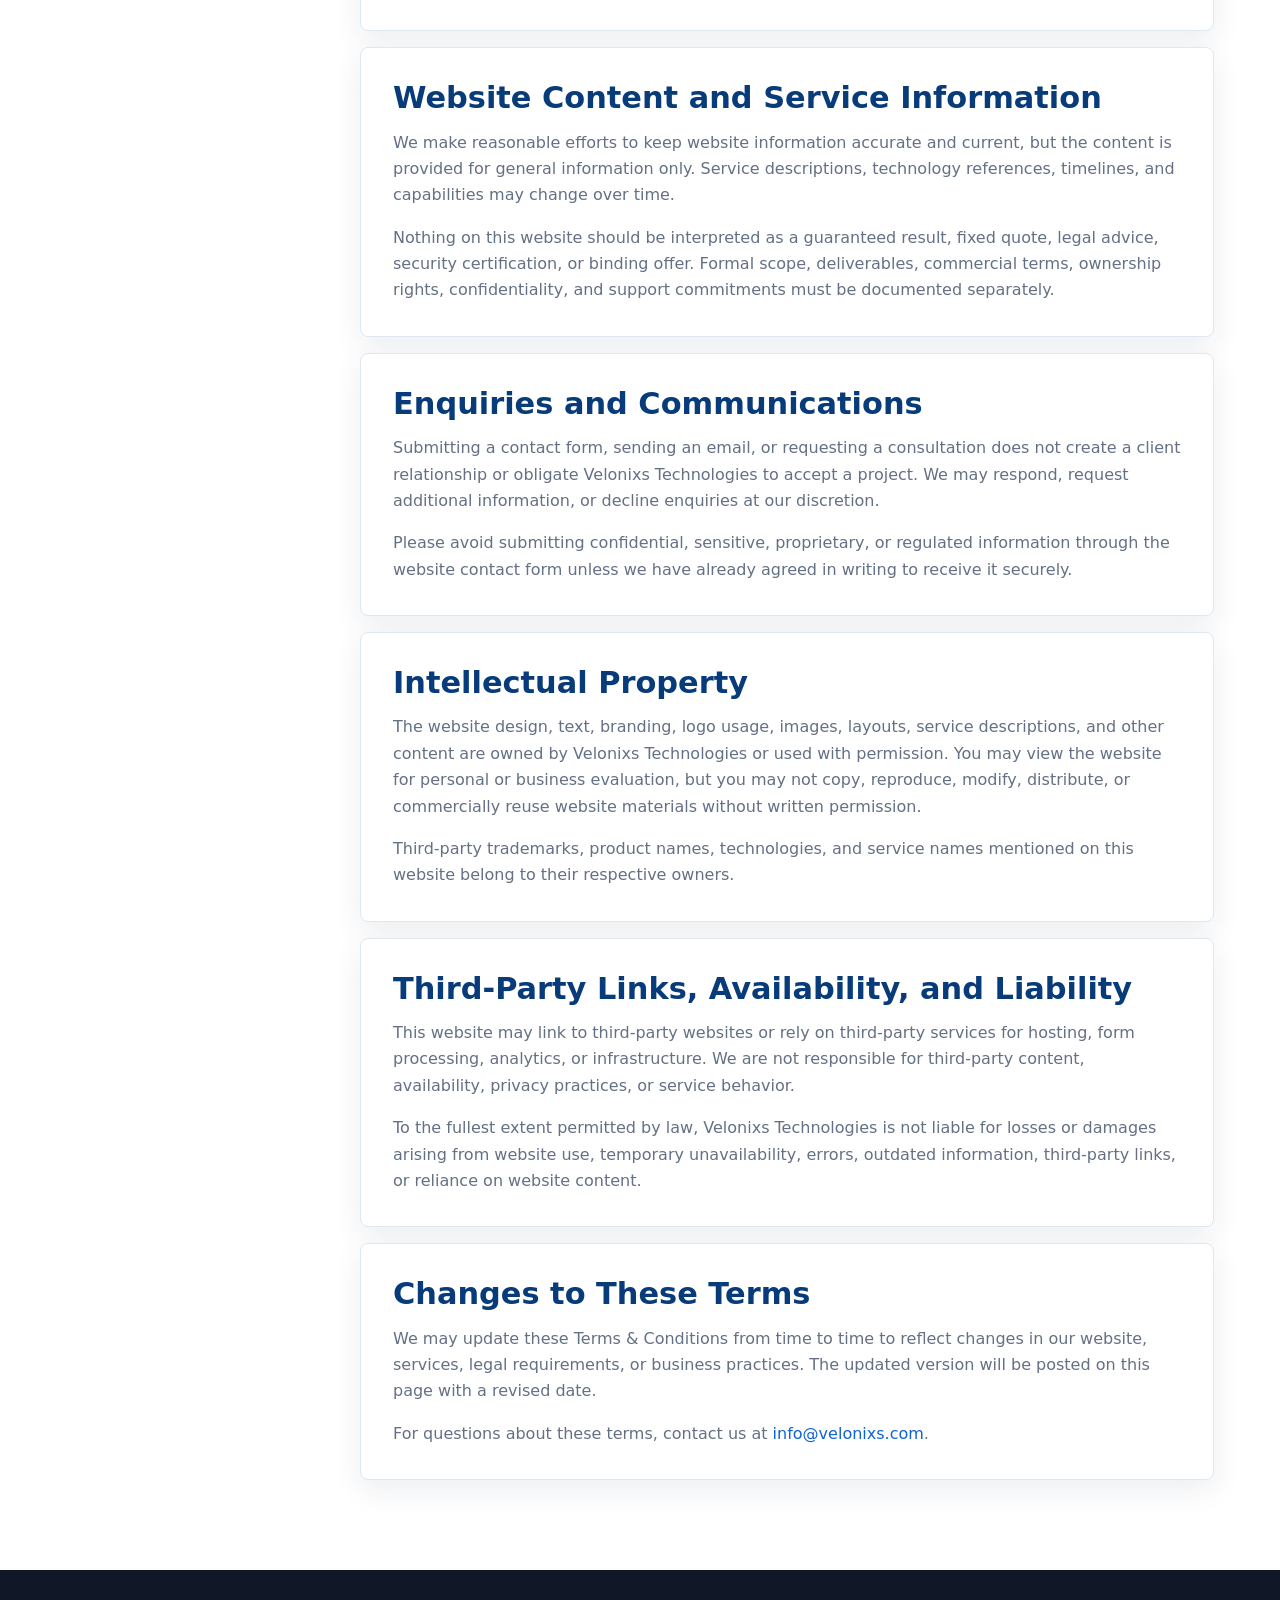
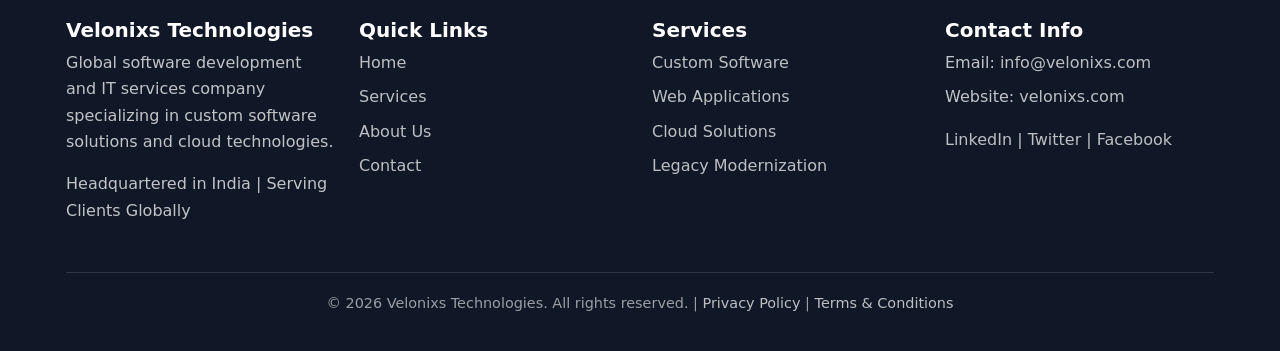
<file: terms-conditions.html>
<!DOCTYPE html>
<html lang="en">
<head>
  <meta charset="UTF-8">
  <meta name="viewport" content="width=device-width, initial-scale=1.0">
  <title>Terms &amp; Conditions - Velonixs Technologies</title>
  <meta name="description" content="Terms and Conditions for using the Velonixs Technologies website.">
  <link href="https://cdn.jsdelivr.net/npm/bootstrap@5.3.0/dist/css/bootstrap.min.css" rel="stylesheet">
  <link rel="icon" href="assets/images/logo-nav.png" type="image/png">
  <link rel="stylesheet" href="assets/css/style.css">
</head>
<body>
  <nav class="navbar navbar-expand-lg navbar-light bg-white sticky-top shadow-sm">
    <div class="container">
      <a class="navbar-brand d-flex align-items-center" href="index.html"><img src="assets/images/logo-nav.png" alt="Velonixs logo" class="brand-logo"><span class="brand-name">Velonixs</span></a>
      <button class="navbar-toggler" type="button" data-bs-toggle="collapse" data-bs-target="#navbarNav" aria-controls="navbarNav" aria-expanded="false" aria-label="Toggle navigation">
        <span class="navbar-toggler-icon"></span>
      </button>
      <div class="collapse navbar-collapse" id="navbarNav">
        <div class="navbar-nav ms-auto">
          <a class="nav-link" href="index.html">Home</a>
          <a class="nav-link" href="services.html">Services</a>
          <a class="nav-link" href="about.html">About Us</a>
          <a class="nav-link" href="contact.html">Contact</a>
        </div>
      </div>
    </div>
  </nav>

  <main>
    <section class="page-hero legal-hero">
      <div class="container">
        <span class="eyebrow">Website terms</span>
        <h1>Terms &amp; Conditions</h1>
        <p>The terms that apply when you browse this website, submit an enquiry, or use information published by Velonixs Technologies.</p>
      </div>
    </section>

    <section class="section legal-section">
      <div class="container">
        <div class="legal-intro">
          <div>
            <span class="eyebrow text-primary">Last updated</span>
            <h2>June 13, 2026</h2>
            <p>These terms are designed to make website use clear, fair, and predictable. Any paid services or project delivery work will be covered by a separate written agreement.</p>
          </div>
          <a href="contact.html" class="btn btn-primary">Discuss a Project</a>
        </div>

        <div class="row g-4 legal-summary">
          <div class="col-md-4">
            <article class="legal-summary-card">
              <span class="icon-box icon-trust" aria-hidden="true"></span>
              <h3>Website Use</h3>
              <p>Use this website lawfully and responsibly without disrupting its availability or security.</p>
            </article>
          </div>
          <div class="col-md-4">
            <article class="legal-summary-card">
              <span class="icon-box icon-quality" aria-hidden="true"></span>
              <h3>Informational Content</h3>
              <p>Website content explains our services but does not replace a signed project agreement.</p>
            </article>
          </div>
          <div class="col-md-4">
            <article class="legal-summary-card">
              <span class="icon-box icon-support" aria-hidden="true"></span>
              <h3>Separate Engagements</h3>
              <p>Client work, pricing, scope, timelines, and deliverables are confirmed separately in writing.</p>
            </article>
          </div>
        </div>

        <div class="legal-layout">
          <aside class="legal-toc" aria-label="Terms and conditions sections">
            <h3>On This Page</h3>
            <a href="#acceptance">Acceptance</a>
            <a href="#website-use">Use of Website</a>
            <a href="#content">Website Content</a>
            <a href="#enquiries">Enquiries</a>
            <a href="#intellectual-property">Intellectual Property</a>
            <a href="#liability">Liability</a>
            <a href="#changes">Changes</a>
          </aside>

          <article class="legal-content">
            <section id="acceptance" class="legal-card">
              <h2>Acceptance of These Terms</h2>
              <p>By accessing or using this website, you agree to these Terms &amp; Conditions. If you do not agree with these terms, please do not use the website.</p>
              <p>These terms apply only to website use. Any commercial engagement with Velonixs Technologies, including software development, consulting, cloud services, modernization, or dedicated team services, will be subject to a separate proposal, statement of work, contract, or written agreement.</p>
            </section>

            <section id="website-use" class="legal-card">
              <h2>Use of Website</h2>
              <p>You agree to use this website in a lawful, respectful, and responsible manner. You must not attempt to damage the website, interfere with its operation, misuse forms, or access systems or data without permission.</p>
              <ul class="check-list">
                <li>Do not submit false, misleading, harmful, or unlawful information.</li>
                <li>Do not attempt to bypass security controls or disrupt website availability.</li>
                <li>Do not use the website to transmit spam, malicious code, or abusive content.</li>
                <li>Do not copy, scrape, or reuse website content in a way that violates our rights.</li>
              </ul>
            </section>

            <section id="content" class="legal-card">
              <h2>Website Content and Service Information</h2>
              <p>We make reasonable efforts to keep website information accurate and current, but the content is provided for general information only. Service descriptions, technology references, timelines, and capabilities may change over time.</p>
              <p>Nothing on this website should be interpreted as a guaranteed result, fixed quote, legal advice, security certification, or binding offer. Formal scope, deliverables, commercial terms, ownership rights, confidentiality, and support commitments must be documented separately.</p>
            </section>

            <section id="enquiries" class="legal-card">
              <h2>Enquiries and Communications</h2>
              <p>Submitting a contact form, sending an email, or requesting a consultation does not create a client relationship or obligate Velonixs Technologies to accept a project. We may respond, request additional information, or decline enquiries at our discretion.</p>
              <p>Please avoid submitting confidential, sensitive, proprietary, or regulated information through the website contact form unless we have already agreed in writing to receive it securely.</p>
            </section>

            <section id="intellectual-property" class="legal-card">
              <h2>Intellectual Property</h2>
              <p>The website design, text, branding, logo usage, images, layouts, service descriptions, and other content are owned by Velonixs Technologies or used with permission. You may view the website for personal or business evaluation, but you may not copy, reproduce, modify, distribute, or commercially reuse website materials without written permission.</p>
              <p>Third-party trademarks, product names, technologies, and service names mentioned on this website belong to their respective owners.</p>
            </section>

            <section id="liability" class="legal-card">
              <h2>Third-Party Links, Availability, and Liability</h2>
              <p>This website may link to third-party websites or rely on third-party services for hosting, form processing, analytics, or infrastructure. We are not responsible for third-party content, availability, privacy practices, or service behavior.</p>
              <p>To the fullest extent permitted by law, Velonixs Technologies is not liable for losses or damages arising from website use, temporary unavailability, errors, outdated information, third-party links, or reliance on website content.</p>
            </section>

            <section id="changes" class="legal-card">
              <h2>Changes to These Terms</h2>
              <p>We may update these Terms &amp; Conditions from time to time to reflect changes in our website, services, legal requirements, or business practices. The updated version will be posted on this page with a revised date.</p>
              <p>For questions about these terms, contact us at <a href="mailto:info@velonixs.com">info@velonixs.com</a>.</p>
            </section>
          </article>
        </div>
      </div>
    </section>
  </main>

  <footer class="footer">
    <div class="container">
      <div class="row g-4">
        <div class="col-md-6 col-lg-3">
          <h5>Velonixs Technologies</h5>
          <p>Global software development and IT services company specializing in custom software solutions and cloud technologies.</p>
          <p>Headquartered in India | Serving Clients Globally</p>
        </div>
        <div class="col-md-6 col-lg-3">
          <h5>Quick Links</h5>
          <ul class="list-unstyled">
            <li class="mb-2"><a href="index.html">Home</a></li>
            <li class="mb-2"><a href="services.html">Services</a></li>
            <li class="mb-2"><a href="about.html">About Us</a></li>
            <li class="mb-2"><a href="contact.html">Contact</a></li>
          </ul>
        </div>
        <div class="col-md-6 col-lg-3">
          <h5>Services</h5>
          <ul class="list-unstyled">
            <li class="mb-2"><a href="services.html#custom-software">Custom Software</a></li>
            <li class="mb-2"><a href="services.html#web-apps">Web Applications</a></li>
            <li class="mb-2"><a href="services.html#cloud">Cloud Solutions</a></li>
            <li class="mb-2"><a href="services.html#legacy">Legacy Modernization</a></li>
          </ul>
        </div>
        <div class="col-md-6 col-lg-3">
          <h5>Contact Info</h5>
          <ul class="list-unstyled">
            <li class="mb-2">Email: <a href="mailto:info@velonixs.com">info@velonixs.com</a></li>
            <li class="mb-2">Website: <a href="https://velonixs.com">velonixs.com</a></li>
            <li class="mt-3"><a href="https://www.linkedin.com/company/velonixs-technologies/" target="_blank" rel="noopener noreferrer">LinkedIn</a> | <a href="#">Twitter</a> | <a href="#">Facebook</a></li>
          </ul>
        </div>
      </div>
      <div class="footer-bottom">
        <p>&copy; 2026 Velonixs Technologies. All rights reserved. | <a href="privacy-policy.html">Privacy Policy</a> | <a href="terms-conditions.html">Terms &amp; Conditions</a></p>
      </div>
    </div>
  </footer>

  <script src="https://cdn.jsdelivr.net/npm/bootstrap@5.3.0/dist/js/bootstrap.bundle.min.js"></script>
  <script src="assets/js/main.js"></script>
</body>
</html>
</file>
<file: assets/css/style.css>
/* Velonixs Technology - responsive site theme */
:root {
  --brand: #0f63d6;
  --brand-dark: #073b7a;
  --brand-soft: #eaf3ff;
  --accent: #00b894;
  --ink: #172033;
  --muted: #647084;
  --surface: #ffffff;
  --surface-alt: #f5f8fc;
  --line: #dfe7f1;
  --shadow: 0 18px 48px rgba(16, 38, 74, 0.12);
  --shadow-soft: 0 10px 30px rgba(16, 38, 74, 0.08);
}

* {
  box-sizing: border-box;
}

html {
  scroll-behavior: smooth;
}

body {
  margin: 0;
  color: var(--ink);
  font-family: "Segoe UI", system-ui, -apple-system, BlinkMacSystemFont, sans-serif;
  line-height: 1.65;
  background: var(--surface);
  overflow-x: hidden;
}

img {
  max-width: 100%;
  display: block;
}

a {
  color: var(--brand);
  text-decoration: none;
}

a:hover {
  color: var(--brand-dark);
}

.container {
  width: 100%;
  max-width: 1180px;
  margin-inline: auto;
  padding-inline: 1rem;
}

.navbar {
  padding-block: 0.85rem;
  backdrop-filter: blur(12px);
}

.navbar-brand {
  color: var(--brand-dark) !important;
  font-weight: 800;
  letter-spacing: 0;
}

.brand-logo {
  width: 2.45rem;
  height: 2.45rem;
  object-fit: contain;
}

.brand-name {
  margin-left: 0.62rem;
  color: var(--brand-dark);
  font-size: clamp(1.28rem, 2vw, 1.48rem);
  font-weight: 850;
  line-height: 1;
}

.nav-link {
  color: var(--ink) !important;
  font-weight: 650;
  margin-left: 0.65rem;
  padding: 0.65rem 0.85rem !important;
  border-radius: 8px;
}

.nav-link:hover,
.nav-link.active {
  color: var(--brand-dark) !important;
  background: var(--brand-soft);
}

.btn {
  border-radius: 8px;
  font-weight: 750;
  padding: 0.8rem 1.15rem;
}

.btn-primary {
  background: var(--brand);
  border-color: var(--brand);
  box-shadow: 0 12px 24px rgba(15, 99, 214, 0.22);
}

.btn-primary:hover {
  background: var(--brand-dark);
  border-color: var(--brand-dark);
}

.btn-light {
  color: var(--brand-dark);
  background: #fff;
  border-color: #fff;
}

.btn-outline-light:hover {
  color: var(--brand-dark);
}

.hero {
  position: relative;
  overflow: hidden;
  min-height: min(760px, calc(100vh - 76px));
  padding: clamp(4rem, 7vw, 7.5rem) 0 clamp(3rem, 5vw, 5rem);
  color: #fff;
  background:
    linear-gradient(90deg, rgba(5, 24, 48, 0.92), rgba(5, 35, 70, 0.78) 48%, rgba(5, 24, 48, 0.5)),
    url("../img/hero-dashboard.png") center / cover no-repeat;
}

.hero::after {
  content: "";
  position: absolute;
  inset: auto 0 0;
  height: 7rem;
  background: linear-gradient(180deg, rgba(255, 255, 255, 0), var(--surface));
}

.hero .container {
  position: relative;
  z-index: 1;
}

.hero-content {
  max-width: min(720px, 100%);
}

.eyebrow {
  display: inline-flex;
  align-items: center;
  gap: 0.5rem;
  margin-bottom: 1.1rem;
  color: #dff7f1;
  font-size: 0.84rem;
  font-weight: 800;
  letter-spacing: 0.08em;
  text-transform: uppercase;
}

.eyebrow::before {
  content: "";
  width: 2rem;
  height: 2px;
  background: var(--accent);
}

.hero h1 {
  max-width: min(12ch, 100%);
  margin: 0;
  font-size: clamp(2.65rem, 7vw, 5.6rem);
  line-height: 0.98;
  font-weight: 850;
}

.hero p {
  max-width: min(640px, 100%);
  margin: 1.35rem 0 0;
  color: rgba(255, 255, 255, 0.84);
  font-size: clamp(1rem, 2.2vw, 1.25rem);
}

.hero-actions {
  display: flex;
  flex-wrap: wrap;
  gap: 0.8rem;
  margin-top: 2rem;
}

.hero-stats {
  display: grid;
  grid-template-columns: repeat(3, minmax(0, 1fr));
  gap: 1px;
  max-width: 760px;
  margin-top: clamp(2.5rem, 5vw, 4.5rem);
  overflow: hidden;
  border: 1px solid rgba(255, 255, 255, 0.18);
  border-radius: 10px;
  background: rgba(255, 255, 255, 0.12);
  box-shadow: 0 18px 50px rgba(0, 0, 0, 0.2);
}

.stat {
  padding: 1.2rem;
  background: rgba(4, 21, 42, 0.5);
}

.stat strong {
  display: block;
  color: #fff;
  font-size: clamp(1.4rem, 3vw, 2.15rem);
  line-height: 1;
}

.stat span {
  display: block;
  margin-top: 0.35rem;
  color: rgba(255, 255, 255, 0.72);
  font-size: 0.92rem;
}

.section {
  padding: clamp(3.5rem, 7vw, 6rem) 0;
}

.section-alt {
  background: var(--surface-alt);
}

.section-heading {
  max-width: 760px;
  margin: 0 auto clamp(2rem, 4vw, 3.25rem);
  text-align: center;
}

.section-heading h2,
.page-hero h1 {
  margin: 0 0 0.8rem;
  color: var(--ink);
  font-size: clamp(2rem, 4vw, 3.1rem);
  line-height: 1.1;
  font-weight: 830;
}

.section-heading p,
.page-hero p {
  margin: 0;
  color: var(--muted);
  font-size: 1.08rem;
}

.page-hero {
  padding: clamp(3.5rem, 6vw, 5.5rem) 0;
  background:
    linear-gradient(135deg, rgba(15, 99, 214, 0.96), rgba(0, 184, 148, 0.84)),
    url("../img/hero-dashboard.png") center / cover no-repeat;
  color: #fff;
  text-align: center;
}

.page-hero h1,
.page-hero p {
  color: #fff;
}

.card,
.feature-card,
.service-card,
.value-card,
.contact-card {
  height: 100%;
  border: 1px solid var(--line);
  border-radius: 8px;
  background: var(--surface);
  box-shadow: var(--shadow-soft);
}

.card,
.feature-card,
.service-card,
.value-card,
.contact-card,
.process-step {
  transition: transform 0.25s ease, box-shadow 0.25s ease, border-color 0.25s ease;
}

.card:hover,
.feature-card:hover,
.service-card:hover,
.value-card:hover,
.contact-card:hover,
.process-step:hover {
  transform: translateY(-4px);
  border-color: rgba(15, 99, 214, 0.22);
  box-shadow: var(--shadow);
}

.feature-card,
.service-card,
.value-card,
.contact-card {
  padding: clamp(1.25rem, 3vw, 1.8rem);
}

.icon-box {
  display: inline-grid;
  width: 3.1rem;
  height: 3.1rem;
  place-items: center;
  margin-bottom: 1rem;
  border-radius: 8px;
  background: linear-gradient(135deg, var(--brand-soft), #e8fff9);
}

.icon-box::before {
  content: "";
  width: 1.72rem;
  height: 1.72rem;
  background-image: var(--icon-url);
  background-position: center;
  background-repeat: no-repeat;
  background-size: contain;
}

.icon-cloud {
  --icon-url: url("../img/icons/cloud.svg");
}

.icon-code,
.icon-dotnet {
  --icon-url: url("../img/icons/code.svg");
}

.icon-communication,
.icon-consultation {
  --icon-url: url("../img/icons/communication.svg");
}

.icon-email {
  --icon-url: url("../img/icons/email.svg");
}

.icon-excellence {
  --icon-url: url("../img/icons/excellence.svg");
}

.icon-global,
.icon-location {
  --icon-url: url("../img/icons/global.svg");
}

.icon-innovation {
  --icon-url: url("../img/icons/innovation.svg");
}

.icon-learning {
  --icon-url: url("../img/icons/learning.svg");
}

.icon-modernize {
  --icon-url: url("../img/icons/modernize.svg");
}

.icon-partnership,
.icon-custom {
  --icon-url: url("../img/icons/partnership.svg");
}

.icon-quality,
.icon-ok {
  --icon-url: url("../img/icons/quality.svg");
}

.icon-response {
  --icon-url: url("../img/icons/response.svg");
}

.icon-support {
  --icon-url: url("../img/icons/support.svg");
}

.icon-team {
  --icon-url: url("../img/icons/team.svg");
}

.icon-trust {
  --icon-url: url("../img/icons/trust.svg");
}

.icon-value {
  --icon-url: url("../img/icons/value.svg");
}

.icon-web {
  --icon-url: url("../img/icons/web.svg");
}

.feature-card h3,
.service-card h3,
.value-card h3,
.contact-card h3 {
  margin: 0 0 0.7rem;
  color: var(--ink);
  font-size: 1.2rem;
  font-weight: 800;
}

.feature-card p,
.service-card p,
.value-card p,
.contact-card p {
  margin: 0;
  color: var(--muted);
}

.service-strip {
  border-top: 1px solid var(--line);
}

.service-row {
  align-items: center;
  padding: clamp(3rem, 6vw, 5rem) 0;
}

.service-row + .service-row {
  border-top: 1px solid var(--line);
}

.service-visual {
  min-height: 320px;
  padding: 2rem;
  border-radius: 8px;
  color: #fff;
  background:
    radial-gradient(circle at 20% 20%, rgba(255, 255, 255, 0.28), transparent 28%),
    linear-gradient(135deg, var(--brand-dark), var(--brand), var(--accent));
  box-shadow: var(--shadow);
}

.service-visual strong {
  display: block;
  margin-top: 1rem;
  font-size: clamp(2.5rem, 5vw, 4rem);
  line-height: 1;
}

.visual-icon {
  display: block;
  width: clamp(4rem, 8vw, 6.5rem);
  height: clamp(4rem, 8vw, 6.5rem);
  margin-top: 1rem;
  background-image: var(--icon-url);
  background-position: center;
  background-repeat: no-repeat;
  background-size: contain;
  filter: brightness(0) invert(1);
  opacity: 0.92;
}

.check-list {
  display: grid;
  gap: 0.65rem;
  margin: 1rem 0 0;
  padding: 0;
  color: var(--muted);
  list-style: none;
}

.check-list li {
  position: relative;
  padding-left: 1.7rem;
}

.check-list li::before {
  content: "";
  position: absolute;
  left: 0;
  top: 0.55rem;
  width: 0.65rem;
  height: 0.65rem;
  border-radius: 50%;
  background: var(--accent);
  box-shadow: 0 0 0 4px rgba(0, 184, 148, 0.12);
}

.tech-grid {
  display: grid;
  grid-template-columns: repeat(4, minmax(0, 1fr));
  gap: 1rem;
}

.tech-card,
.process-step {
  padding: 1.3rem;
  border: 1px solid var(--line);
  border-radius: 8px;
  background: #fff;
}

.tech-card h3,
.process-step h3 {
  margin: 0 0 0.75rem;
  color: var(--brand-dark);
  font-size: 1.05rem;
  font-weight: 800;
}

.process-step {
  position: relative;
}

.step-number {
  display: grid;
  width: 2.7rem;
  height: 2.7rem;
  place-items: center;
  margin-bottom: 1rem;
  border-radius: 50%;
  color: #fff;
  background: var(--brand);
  font-weight: 850;
}

.cta-band {
  padding: clamp(3rem, 6vw, 5rem) 0;
  color: #fff;
  background: linear-gradient(135deg, var(--brand-dark), var(--brand));
  text-align: center;
}

.cta-band h2 {
  margin: 0 auto 1rem;
  max-width: 760px;
  font-size: clamp(2rem, 4vw, 3rem);
  font-weight: 830;
}

.cta-band p {
  max-width: 680px;
  margin: 0 auto 1.6rem;
  color: rgba(255, 255, 255, 0.8);
}

.contact-form {
  padding: clamp(1.25rem, 3vw, 2rem);
  border: 1px solid var(--line);
  border-radius: 8px;
  background: #fff;
  box-shadow: var(--shadow);
}

.form-control,
.form-select {
  min-height: 3.1rem;
  border-color: var(--line);
  border-radius: 8px;
}

.form-control:focus,
.form-select:focus,
.form-check-input:focus {
  border-color: var(--brand);
  box-shadow: 0 0 0 0.24rem rgba(15, 99, 214, 0.16);
}

.form-check-input:checked {
  background-color: var(--brand);
  border-color: var(--brand);
}

.accordion {
  --bs-accordion-border-color: var(--line);
  --bs-accordion-border-radius: 8px;
  --bs-accordion-inner-border-radius: 8px;
  --bs-accordion-active-bg: var(--brand-soft);
  --bs-accordion-active-color: var(--brand-dark);
}

.legal-hero .eyebrow {
  color: #dff7f1;
  justify-content: center;
}

.legal-section {
  background:
    linear-gradient(180deg, var(--surface-alt), #fff 22rem);
}

.legal-intro {
  display: flex;
  align-items: center;
  justify-content: space-between;
  gap: 1.5rem;
  padding: clamp(1.35rem, 3vw, 2rem);
  margin-bottom: 1.5rem;
  border: 1px solid var(--line);
  border-radius: 8px;
  background: #fff;
  box-shadow: var(--shadow-soft);
}

.legal-intro h2 {
  margin: 0 0 0.55rem;
  color: var(--brand-dark);
  font-size: clamp(1.45rem, 3vw, 2.2rem);
  font-weight: 850;
}

.legal-intro p {
  max-width: 760px;
  margin: 0;
  color: var(--muted);
}

.legal-summary {
  margin-bottom: clamp(2rem, 4vw, 3rem);
}

.legal-summary-card {
  height: 100%;
  padding: clamp(1.2rem, 3vw, 1.65rem);
  border: 1px solid var(--line);
  border-radius: 8px;
  background: #fff;
  box-shadow: var(--shadow-soft);
}

.legal-summary-card h3 {
  margin: 0 0 0.55rem;
  color: var(--ink);
  font-size: 1.12rem;
  font-weight: 800;
}

.legal-summary-card p {
  margin: 0;
  color: var(--muted);
}

.legal-layout {
  display: grid;
  grid-template-columns: minmax(220px, 270px) minmax(0, 1fr);
  gap: 1.5rem;
  align-items: start;
}

.legal-toc {
  position: sticky;
  top: 6.25rem;
  padding: 1.25rem;
  border: 1px solid var(--line);
  border-radius: 8px;
  background: #fff;
  box-shadow: var(--shadow-soft);
}

.legal-toc h3 {
  margin: 0 0 0.85rem;
  color: var(--brand-dark);
  font-size: 1rem;
  font-weight: 850;
}

.legal-toc a {
  display: block;
  padding: 0.55rem 0;
  border-top: 1px solid var(--line);
  color: var(--muted);
  font-weight: 700;
}

.legal-toc a:hover {
  color: var(--brand-dark);
}

.legal-content {
  display: grid;
  gap: 1rem;
}

.legal-card {
  padding: clamp(1.35rem, 3vw, 2rem);
  border: 1px solid var(--line);
  border-radius: 8px;
  background: #fff;
  box-shadow: var(--shadow-soft);
  scroll-margin-top: 7rem;
}

.legal-card h2 {
  margin: 0 0 0.8rem;
  color: var(--brand-dark);
  font-size: clamp(1.35rem, 3vw, 1.9rem);
  font-weight: 850;
}

.legal-card p {
  color: var(--muted);
}

.legal-card p:last-child,
.legal-card .check-list:last-child {
  margin-bottom: 0;
}

.legal-contact-card {
  background: linear-gradient(135deg, var(--brand-soft), #fff);
}

.footer {
  padding: 3rem 0 1.2rem;
  color: rgba(255, 255, 255, 0.74);
  background: #101827;
}

.footer h5 {
  color: #fff;
  font-weight: 800;
}

.footer a {
  color: rgba(255, 255, 255, 0.72);
}

.footer a:hover {
  color: #fff;
}

.footer-bottom {
  margin-top: 2rem;
  padding-top: 1.2rem;
  border-top: 1px solid rgba(255, 255, 255, 0.12);
  color: rgba(255, 255, 255, 0.58);
  font-size: 0.9rem;
  text-align: center;
}

@media (max-width: 991.98px) {
  .navbar-collapse {
    margin-top: 0.85rem;
    padding: 0.7rem;
    border: 1px solid var(--line);
    border-radius: 8px;
    background: #fff;
    box-shadow: var(--shadow-soft);
  }

  .nav-link {
    margin-left: 0;
  }

  .hero {
    min-height: auto;
  }

  .hero h1 {
    max-width: 11ch;
  }

  .tech-grid {
    grid-template-columns: repeat(2, minmax(0, 1fr));
  }
}

@media (max-width: 767.98px) {
  html,
  body {
    max-width: 100%;
    overflow-x: hidden;
  }

  .container {
    padding-inline: 0.75rem;
  }

  .row {
    --bs-gutter-x: 1.5rem;
  }

  .g-5 {
    --bs-gutter-x: 1.5rem;
    --bs-gutter-y: 1.5rem;
  }

  .navbar > .container,
  .hero > .container {
    width: 100vw;
    max-width: 100vw;
  }

  .navbar-toggler {
    display: block;
    margin-left: auto;
    border-color: var(--line);
  }

  .navbar-toggler-icon {
    background-image: var(--bs-navbar-toggler-icon-bg);
  }

  .hero {
    padding-top: 3.5rem;
    background-position: 58% center;
  }

  .hero h1 {
    font-size: clamp(2.15rem, 10vw, 2.9rem);
  }

  .hero-content,
  .hero h1,
  .hero p,
  .hero-stats {
    width: calc(100vw - 1.5rem);
    max-width: calc(100vw - 1.5rem);
  }

  .hero-actions .btn {
    width: 100%;
  }

  .hero-stats {
    grid-template-columns: 1fr;
  }

  .section-heading {
    text-align: left;
  }

  .service-visual {
    min-height: 220px;
  }

  .legal-intro {
    align-items: flex-start;
    flex-direction: column;
  }

  .legal-layout {
    grid-template-columns: 1fr;
  }

  .legal-toc {
    position: static;
  }
}

@media (max-width: 575.98px) {
  .navbar-brand {
    max-width: 12rem;
  }

  .tech-grid {
    grid-template-columns: 1fr;
  }

  .feature-card,
  .service-card,
  .value-card,
  .contact-card,
  .tech-card,
  .process-step {
    padding: 1.1rem;
  }
}
</file>
